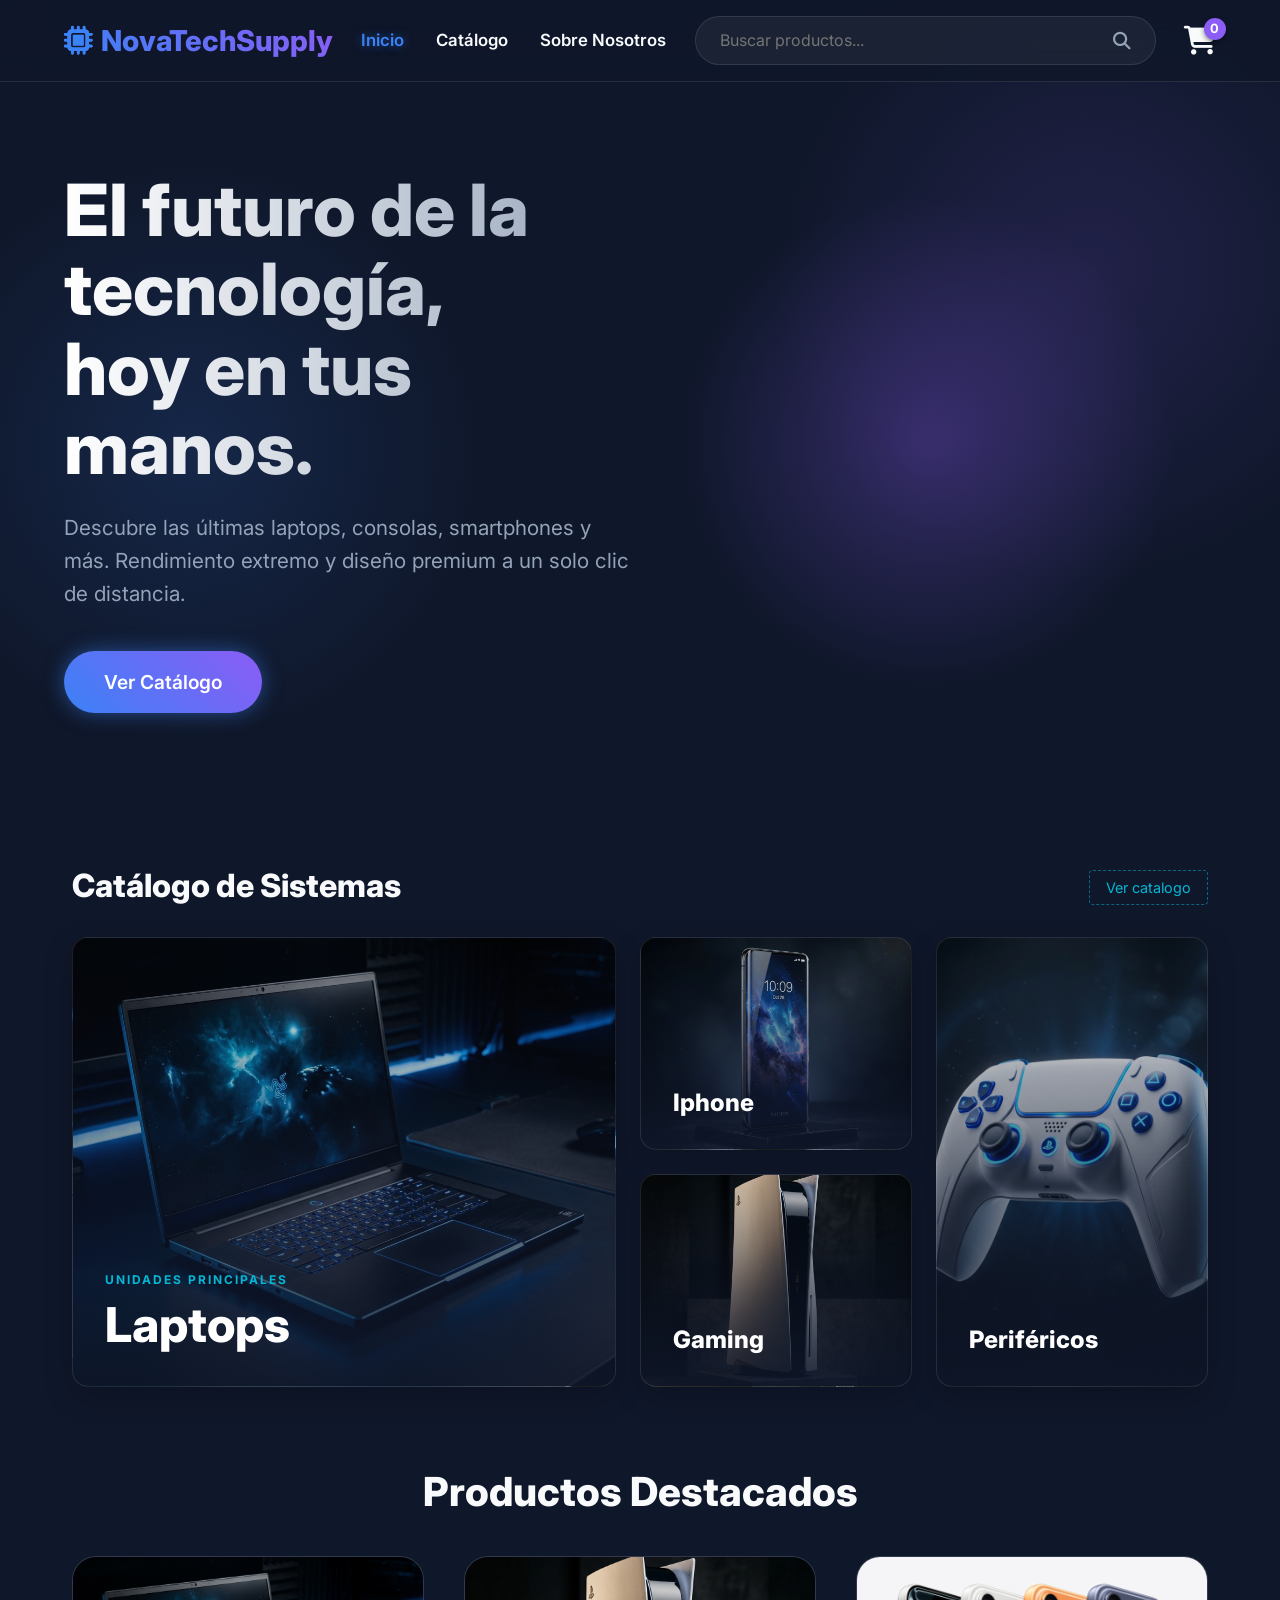
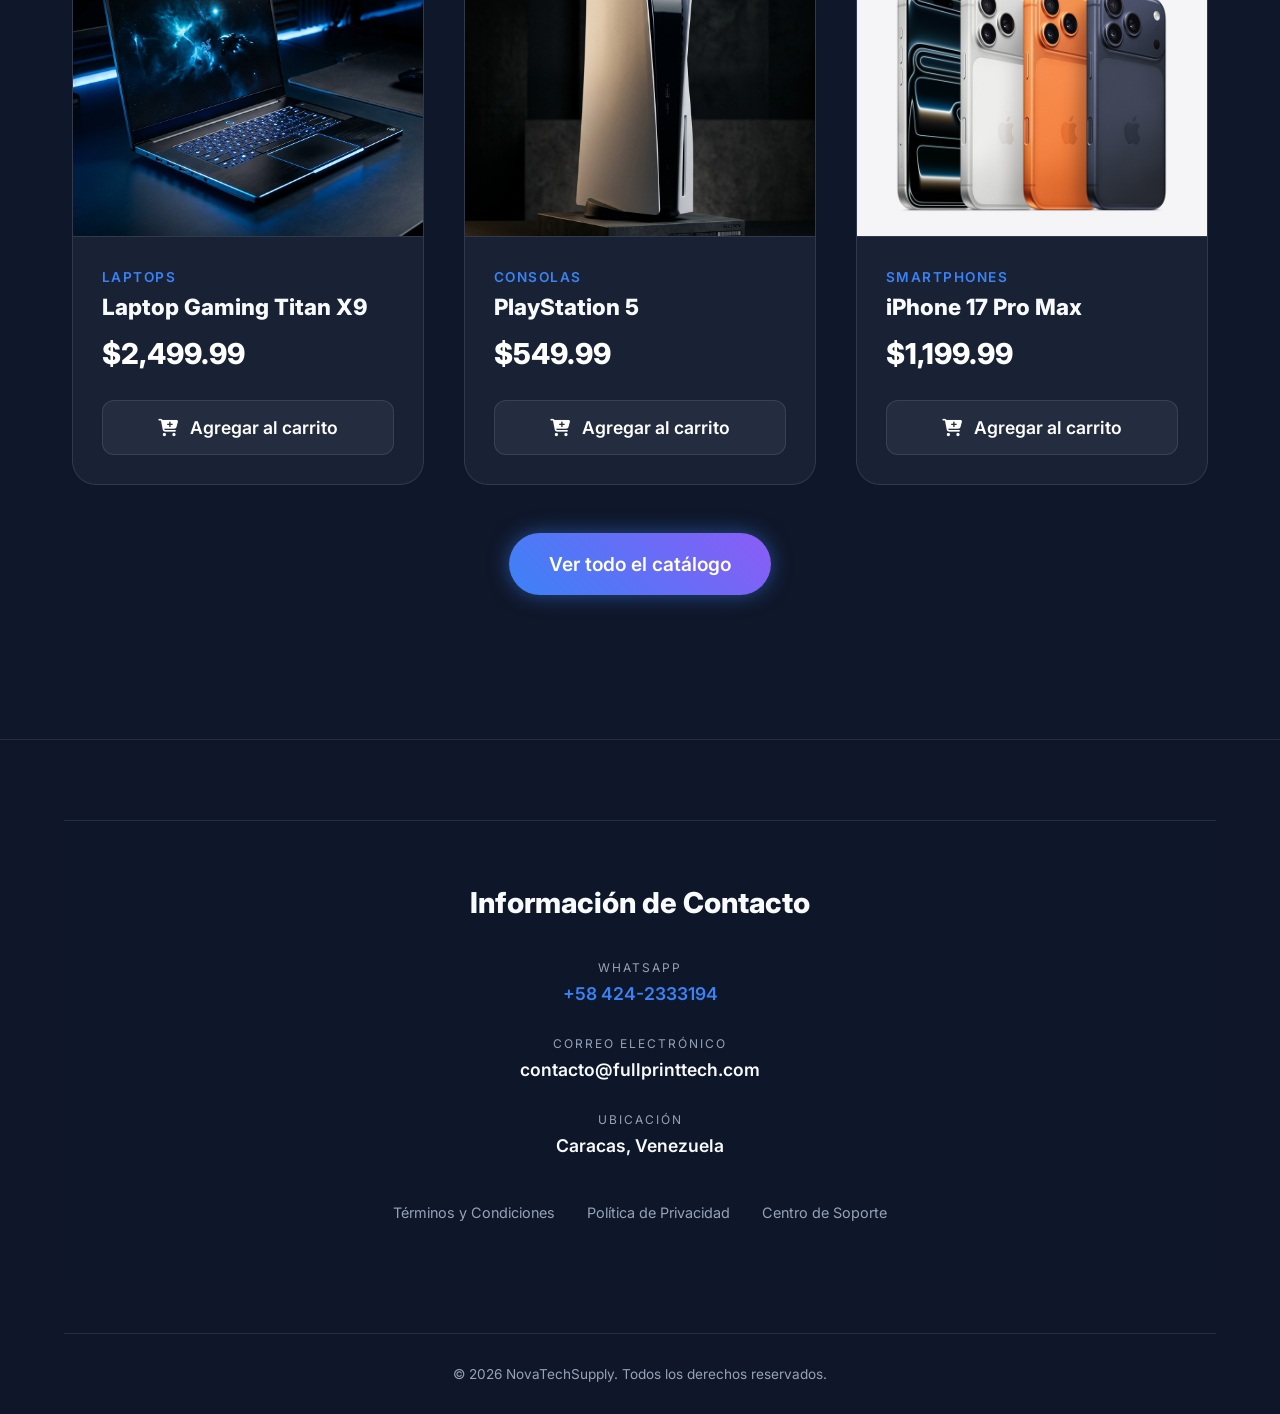
<file: index.html>
<!DOCTYPE html>
<html lang="es">

<head>
    <meta charset="UTF-8">
    <meta name="viewport" content="width=device-width, initial-scale=1.0">
    <title>NovaTechSupply - Tu tienda de tecnología premium</title>
    <meta name="description"
        content="Compra los mejores productos de tecnología: laptops, periféricos, PS5, iPhone, Mac y más en NovaTechSupply.">
    <link rel="stylesheet" href="styles.css">
    <link href="https://fonts.googleapis.com/css2?family=Inter:wght@300;400;600;800&display=swap" rel="stylesheet">
    <link rel="stylesheet" href="https://cdnjs.cloudflare.com/ajax/libs/font-awesome/6.4.0/css/all.min.css">
</head>

<body>
    <nav class="navbar">
        <div class="logo">
            <a href="index.html"
                style="text-decoration:none; color:inherit; display:flex; align-items:center; gap:0.5rem;">
                <i class="fa-solid fa-microchip"></i> NovaTechSupply
            </a>
        </div>
        <div class="nav-links">
            <a href="index.html" class="active">Inicio</a>
            <a href="catalogo.html">Catálogo</a>
            <a href="sobre-nosotros.html">Sobre Nosotros</a>
        </div>
        <div class="search-bar">
            <input type="text" placeholder="Buscar productos...">
            <button><i class="fa-solid fa-search"></i></button>
        </div>
        <div class="cart">
            <i class="fa-solid fa-cart-shopping"></i>
            <span id="cart-count" class="cart-count">0</span>
        </div>
    </nav>

    <header class="hero">
        <div class="hero-content">
            <h1>El futuro de la tecnología, <br>hoy en tus manos.</h1>
            <p>Descubre las últimas laptops, consolas, smartphones y más. Rendimiento extremo y diseño premium a un solo
                clic de distancia.</p>
            <a href="catalogo.html" style="text-decoration: none;"><button class="cta-button">Ver Catálogo</button></a>
        </div>
        <div class="hero-image-container">
            <!-- decorative elements -->
            <div class="glow-circle"></div>
        </div>
    </header>

    <main class="container">
        <section class="categories">
            <div style="display: flex; justify-content: space-between; align-items: flex-end; margin-bottom: 2rem;">
                <h2 style="margin-bottom: 0; font-size: 2rem;">Catálogo de Sistemas</h2>
                <a href="catalogo.html"
                    style="color: #06b6d4; text-decoration: none; border: 1px dashed rgba(6, 182, 212, 0.5); padding: 0.5rem 1rem; border-radius: 4px; font-size: 0.9rem; transition: background 0.3s;"
                    onmouseover="this.style.background='rgba(6, 182, 212, 0.1)'"
                    onmouseout="this.style.background='transparent'">Ver catalogo</a>
            </div>

            <div class="category-bento">
                <a href="catalogo.html?search=laptop" class="bento-item bento-large"
                    style="background: linear-gradient(to top, rgba(15, 23, 42, 0.9) 0%, rgba(15, 23, 42, 0.1) 100%), url('images/gaming_laptop_1776488826424.png') center/cover;">
                    <div class="bento-item-text">
                        <div class="bento-subtitle">UNIDADES PRINCIPALES</div>
                        <div class="bento-title">Laptops</div>
                    </div>
                </a>

                <a href="catalogo.html?search=smartphone" class="bento-item"
                    style="background: linear-gradient(to top, rgba(15, 23, 42, 0.9) 0%, rgba(15, 23, 42, 0.1) 100%), url('images/latest_smartphone_1776488994084.png') center/cover;">
                    <div class="bento-item-text">
                        <div class="bento-title">Iphone</div>
                    </div>
                </a>

                <a href="catalogo.html?search=consola" class="bento-item"
                    style="grid-column: 2; grid-row: 2; background: linear-gradient(to top, rgba(15, 23, 42, 0.9) 0%, rgba(15, 23, 42, 0.1) 100%), url('images/ps5_console_1776488844393.png') center/cover;">
                    <div class="bento-item-text">
                        <div class="bento-title">Gaming</div>
                    </div>
                </a>

                <a href="catalogo.html?search=periférico" class="bento-item bento-tall"
                    style="background: linear-gradient(to top, rgba(15, 23, 42, 0.9) 0%, rgba(15, 23, 42, 0.1) 100%), url('images/ps5_controller_1776489034380.png') center/cover;">
                    <div class="bento-item-text">
                        <div class="bento-title">Periféricos</div>
                    </div>
                </a>
            </div>
        </section>

        <section class="products">
            <h2>Productos Destacados</h2>
            <div id="product-grid" class="product-grid" data-featured="true">
                <!-- Products will be injected here via JS -->
            </div>
            <div style="text-align: center; margin-top: 3rem;">
                <a href="catalogo.html" class="cta-button" style="text-decoration: none; display: inline-block;">Ver
                    todo el catálogo</a>
            </div>
        </section>
    </main>

    <footer>
        <div class="footer-contact-info">
            <h3>Información de Contacto</h3>
            
            <div class="contact-item">
                <span class="contact-label">WHATSAPP</span>
                <a href="https://wa.me/584242333194" class="contact-value highlight">+58 424-2333194</a>
            </div>
            
            <div class="contact-item">
                <span class="contact-label">CORREO ELECTRÓNICO</span>
                <a href="mailto:contacto@fullprinttech.com" class="contact-value">contacto@fullprinttech.com</a>
            </div>
            
            <div class="contact-item">
                <span class="contact-label">UBICACIÓN</span>
                <span class="contact-value">Caracas, Venezuela</span>
            </div>

            <div class="footer-links-simple">
                <a href="terminos.html">Términos y Condiciones</a>
                <a href="privacidad.html">Política de Privacidad</a>
                <a href="soporte.html">Centro de Soporte</a>
            </div>
        </div>
        
        <div class="footer-bottom">
            <p>&copy; 2026 NovaTechSupply. Todos los derechos reservados.</p>
        </div>
    </footer>

    <script src="script.js"></script>
</body>

</html>
</file>
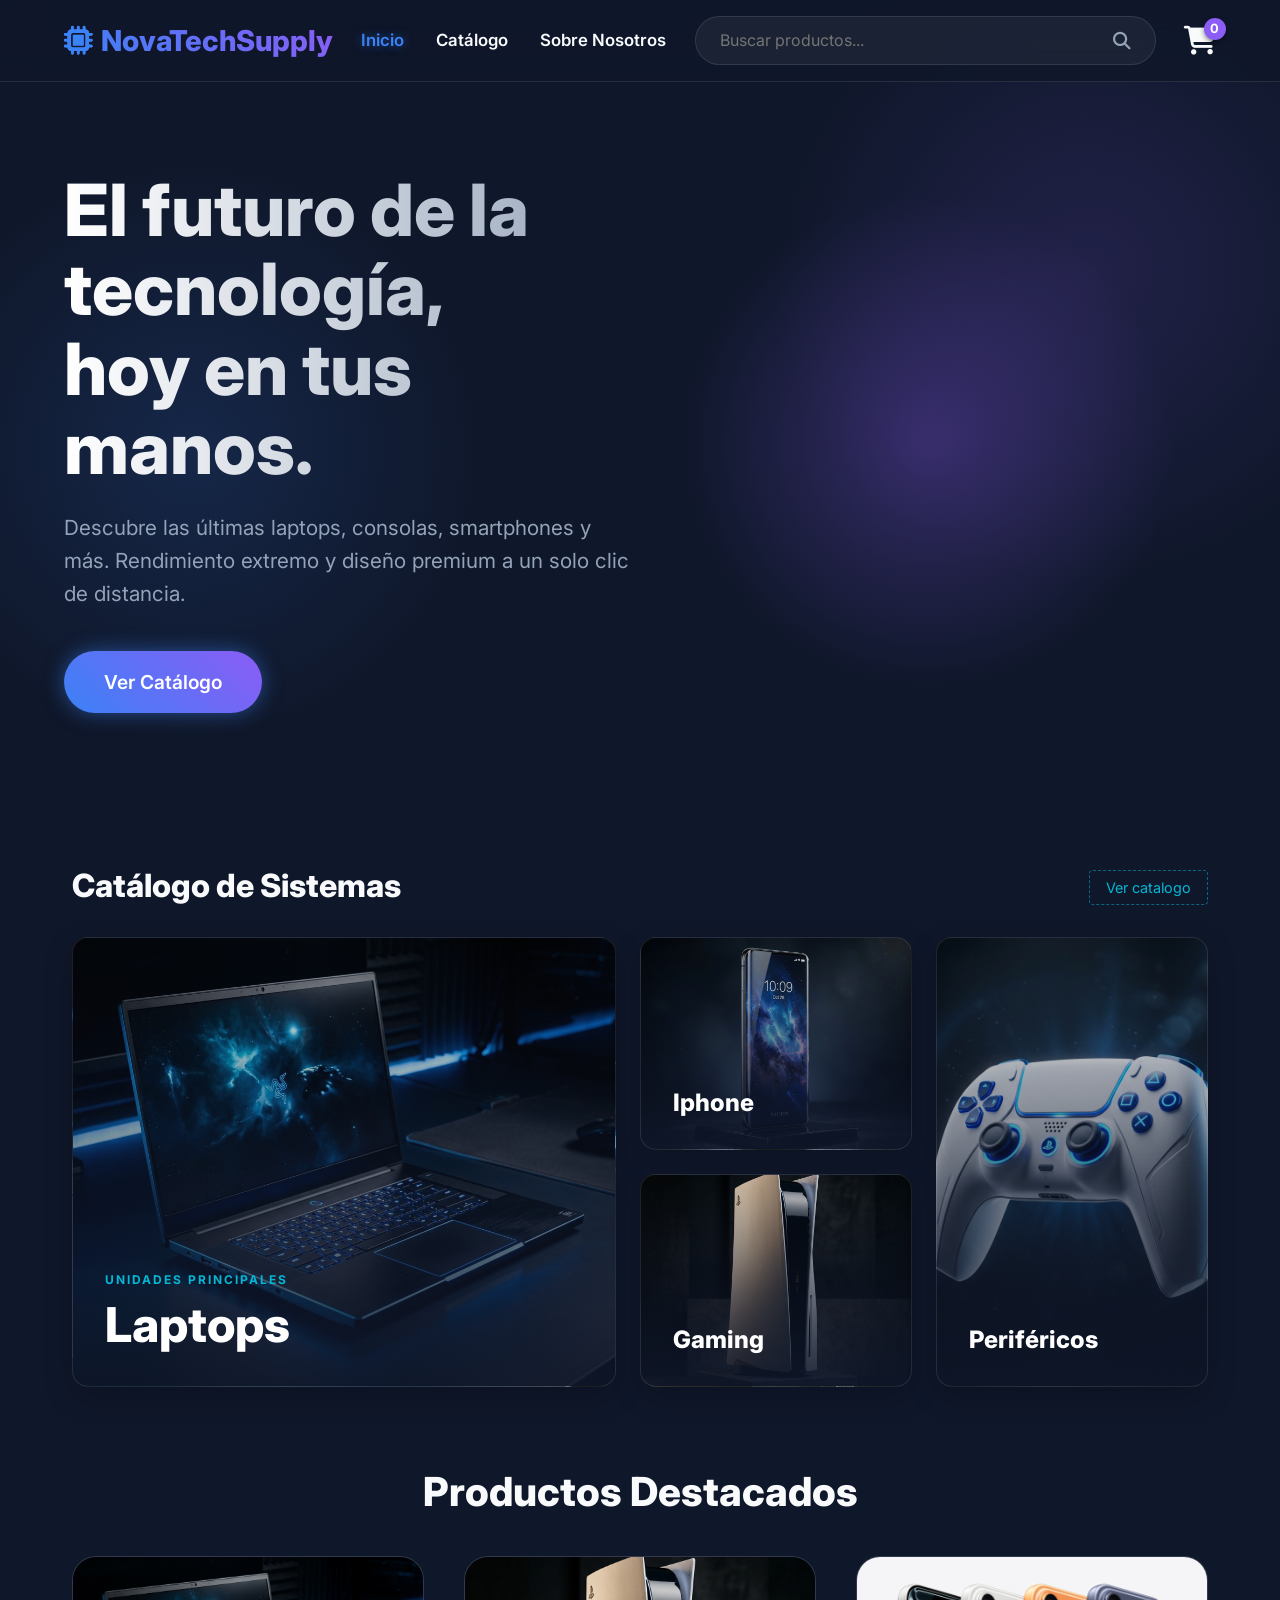
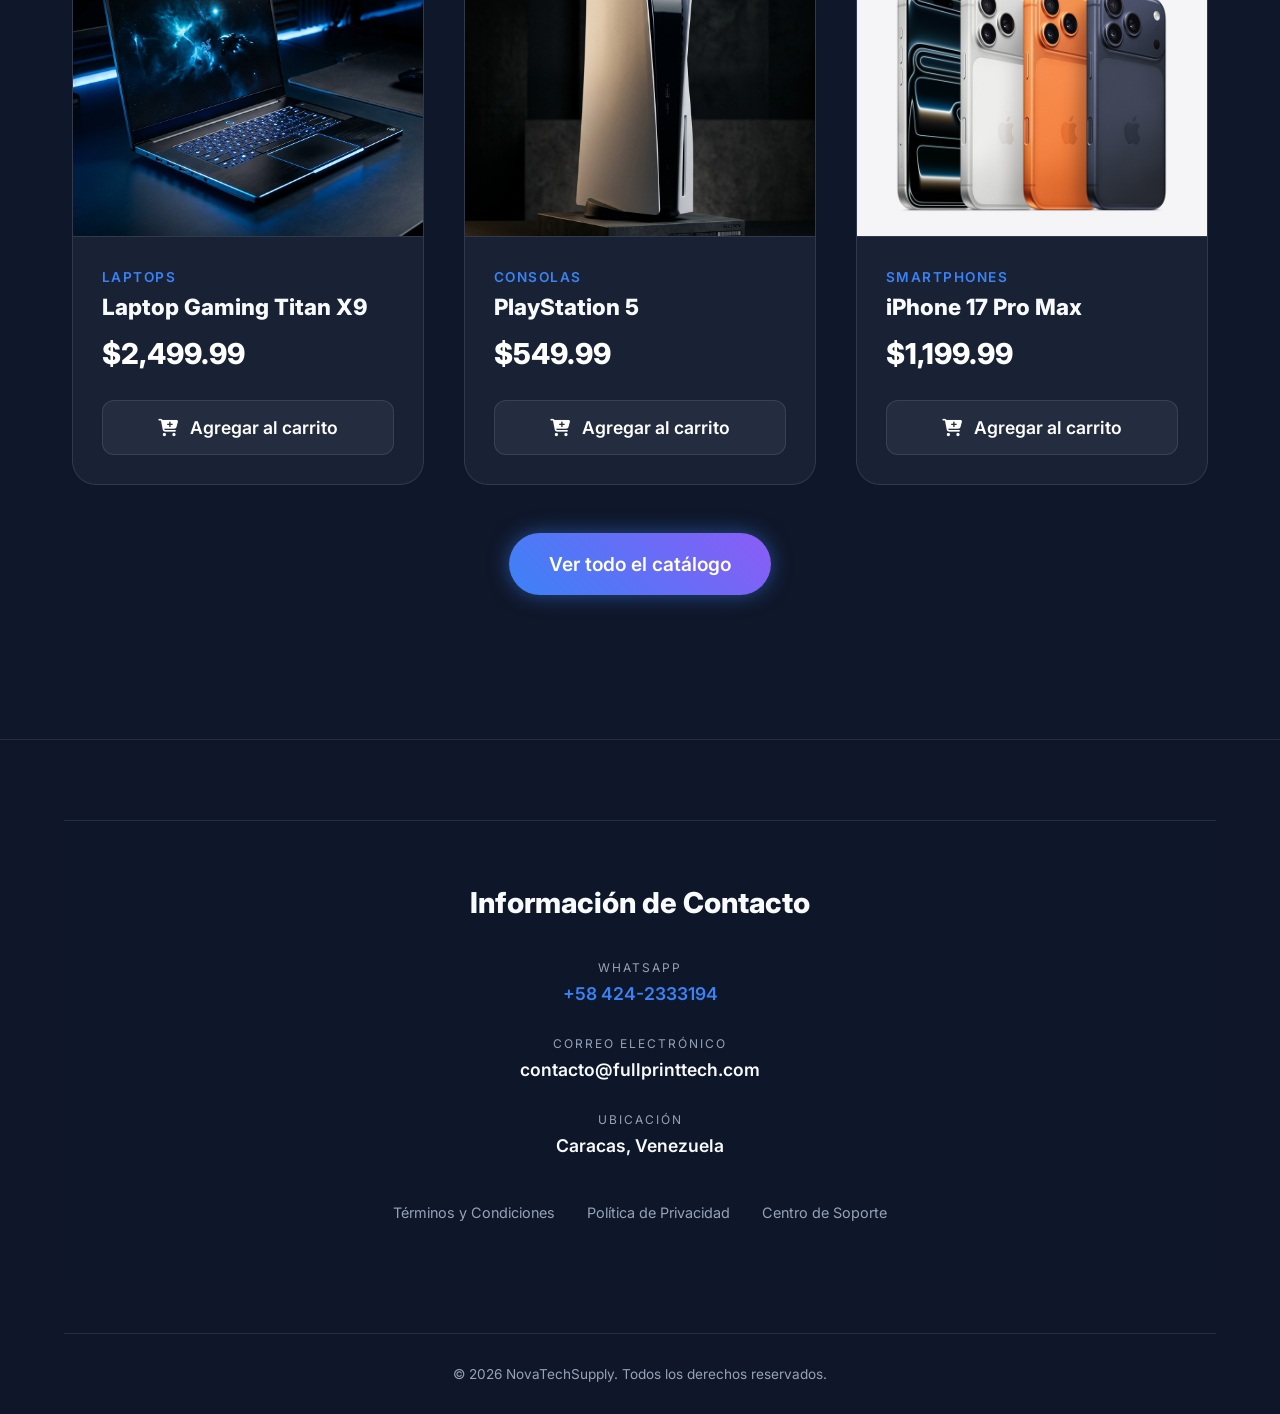
<file: carrito.html>
<!DOCTYPE html>
<html lang="es">

<head>
    <meta charset="UTF-8">
    <meta name="viewport" content="width=device-width, initial-scale=1.0">
    <link rel="stylesheet" href="styles.css">
    <link href="https://fonts.googleapis.com/css2?family=Inter:wght@300;400;600;800&display=swap" rel="stylesheet">
    <link rel="stylesheet" href="https://cdnjs.cloudflare.com/ajax/libs/font-awesome/6.4.0/css/all.min.css">
</head>

<body>
    <nav class="navbar">
        <div class="logo">
            <a href="index.html"
                style="text-decoration:none; color:inherit; display:flex; align-items:center; gap:0.5rem;">
                <i class="fa-solid fa-microchip"></i> NovaTechSupply
            </a>
        </div>
        <div class="nav-links">
            <a href="index.html">Inicio</a>
            <a href="catalogo.html">Catálogo</a>
            <a href="sobre-nosotros.html">Sobre Nosotros</a>
        </div>
        <div class="search-bar">
            <input type="text" placeholder="Buscar productos...">
            <button><i class="fa-solid fa-search"></i></button>
        </div>
        <div class="cart">
            <i class="fa-solid fa-cart-shopping"></i>
            <span id="cart-count" class="cart-count">0</span>
        </div>
    </nav>

    <main class="container">
        <h1 style="margin-bottom: 0.5rem; font-size: 2.5rem;">Inventory Analysis</h1>
        <p style="color: var(--text-secondary); margin-bottom: 3rem;">Revisa y optimiza tu carrito antes de proceder al
            pago.</p>

        <div class="cart-layout">
            <div id="cart-items-container" class="cart-items-container">
                <!-- Cart items will be injected here -->
            </div>

            <div class="order-summary-container">
                <div class="order-summary">
                    <h2 style="font-size: 1.5rem; margin-bottom: 2rem;">Order Summary</h2>

                    <div class="summary-row">
                        <span>Subtotal</span>
                        <span id="summary-subtotal">$0.00</span>
                    </div>
                    <div class="summary-row">
                        <span>Envío (Express)</span>
                        <span id="summary-shipping">$25.00</span>
                    </div>
                    <div class="summary-row">
                        <span>Impuestos (5%)</span>
                        <span id="summary-tax">$0.00</span>
                    </div>

                    <div class="summary-total">
                        <span>Total</span>
                        <span id="summary-total" style="color: #06b6d4; font-size: 2rem;">$0.00</span>
                    </div>

                    <div style="display: flex; flex-direction: column; gap: 1rem; margin-bottom: 2rem;">
                        <input type="text" id="client-name" placeholder="Nombre del cliente para cotización"
                            style="padding: 1rem; border-radius: 8px; border: 1px solid var(--surface-border); background: rgba(0,0,0,0.3); color: white; outline: none; font-size: 1rem; text-align: center;">
                        <button class="whatsapp-btn" onclick="checkoutWhatsApp()">
                            WhatsApp Directo
                        </button>
                        <button class="pdf-btn" onclick="downloadPDF()">
                            Descargar PDF
                        </button>
                    </div>

                    <div class="security-badges">
                        <div><i class="fa-solid fa-shield-check"></i> Secure AES-256 Encryption active</div>
                        <div><i class="fa-solid fa-truck-fast"></i> Envío global disponible</div>
                    </div>
                </div>

                <div class="prime-banner">
                    <div class="prime-icon"><i class="fa-solid fa-medal"></i></div>
                    <div>
                        <div style="font-weight: bold; margin-bottom: 0.3rem;">Únete a NovaTech Prime</div>
                        <div style="font-size: 0.9rem; color: var(--text-secondary);">Desbloquea envíos prioritarios y
                            ofertas limitadas.</div>
                    </div>
                </div>
            </div>
        </div>
    </main>

    <footer>
        <div class="footer-contact-info">
            <h3>Información de Contacto</h3>
            
            <div class="contact-item">
                <span class="contact-label">WHATSAPP</span>
                <a href="https://wa.me/584242333194" class="contact-value highlight">+58 424-2333194</a>
            </div>
            
            <div class="contact-item">
                <span class="contact-label">CORREO ELECTRÓNICO</span>
                <a href="mailto:contacto@fullprinttech.com" class="contact-value">contacto@fullprinttech.com</a>
            </div>
            
            <div class="contact-item">
                <span class="contact-label">UBICACIÓN</span>
                <span class="contact-value">Caracas, Venezuela</span>
            </div>

            <div class="footer-links-simple">
                <a href="terminos.html">Términos y Condiciones</a>
                <a href="privacidad.html">Política de Privacidad</a>
                <a href="soporte.html">Centro de Soporte</a>
            </div>
        </div>
        
        <div class="footer-bottom">
            <p>&copy; 2026 NovaTechSupply. Todos los derechos reservados.</p>
        </div>
    </footer>

    <div id="print-section" class="print-only">
        <!-- Generado dinámicamente -->
    </div>

    <script src="script.js"></script>
</body>

</html>
</file>
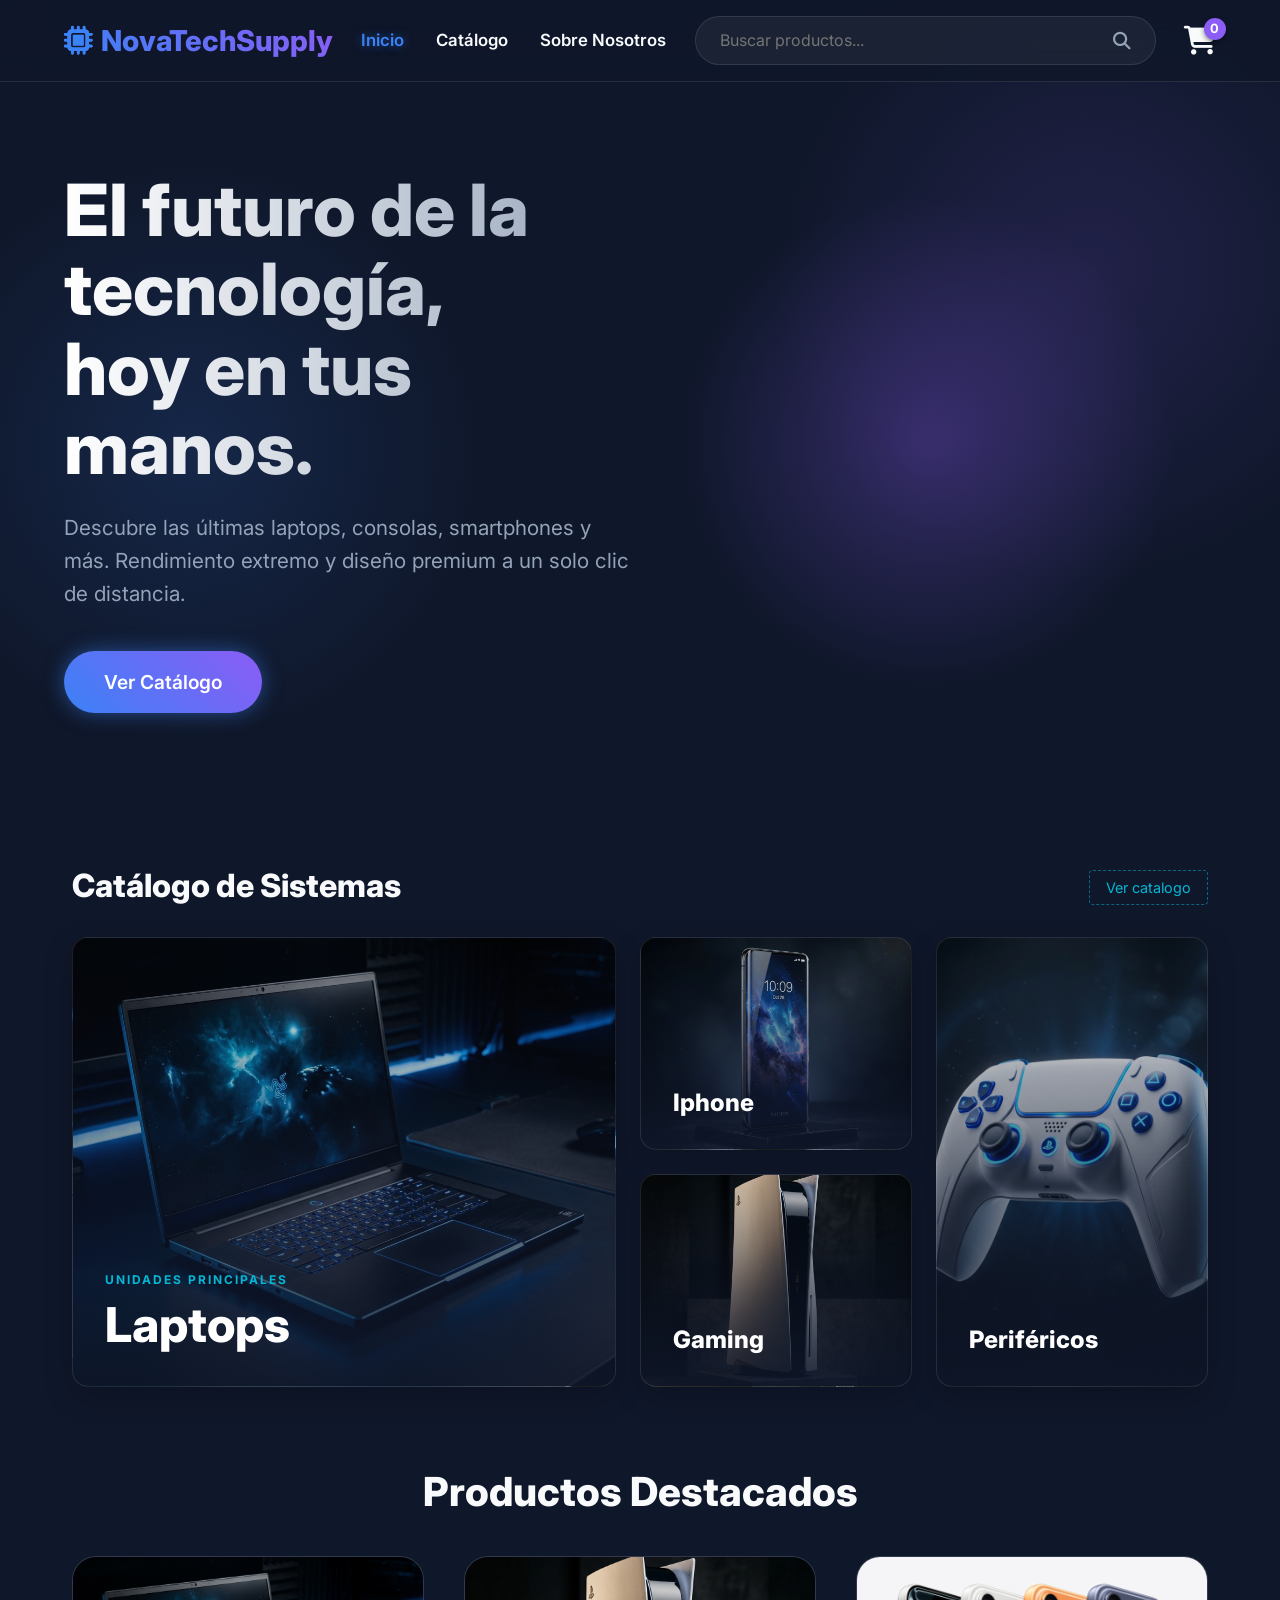
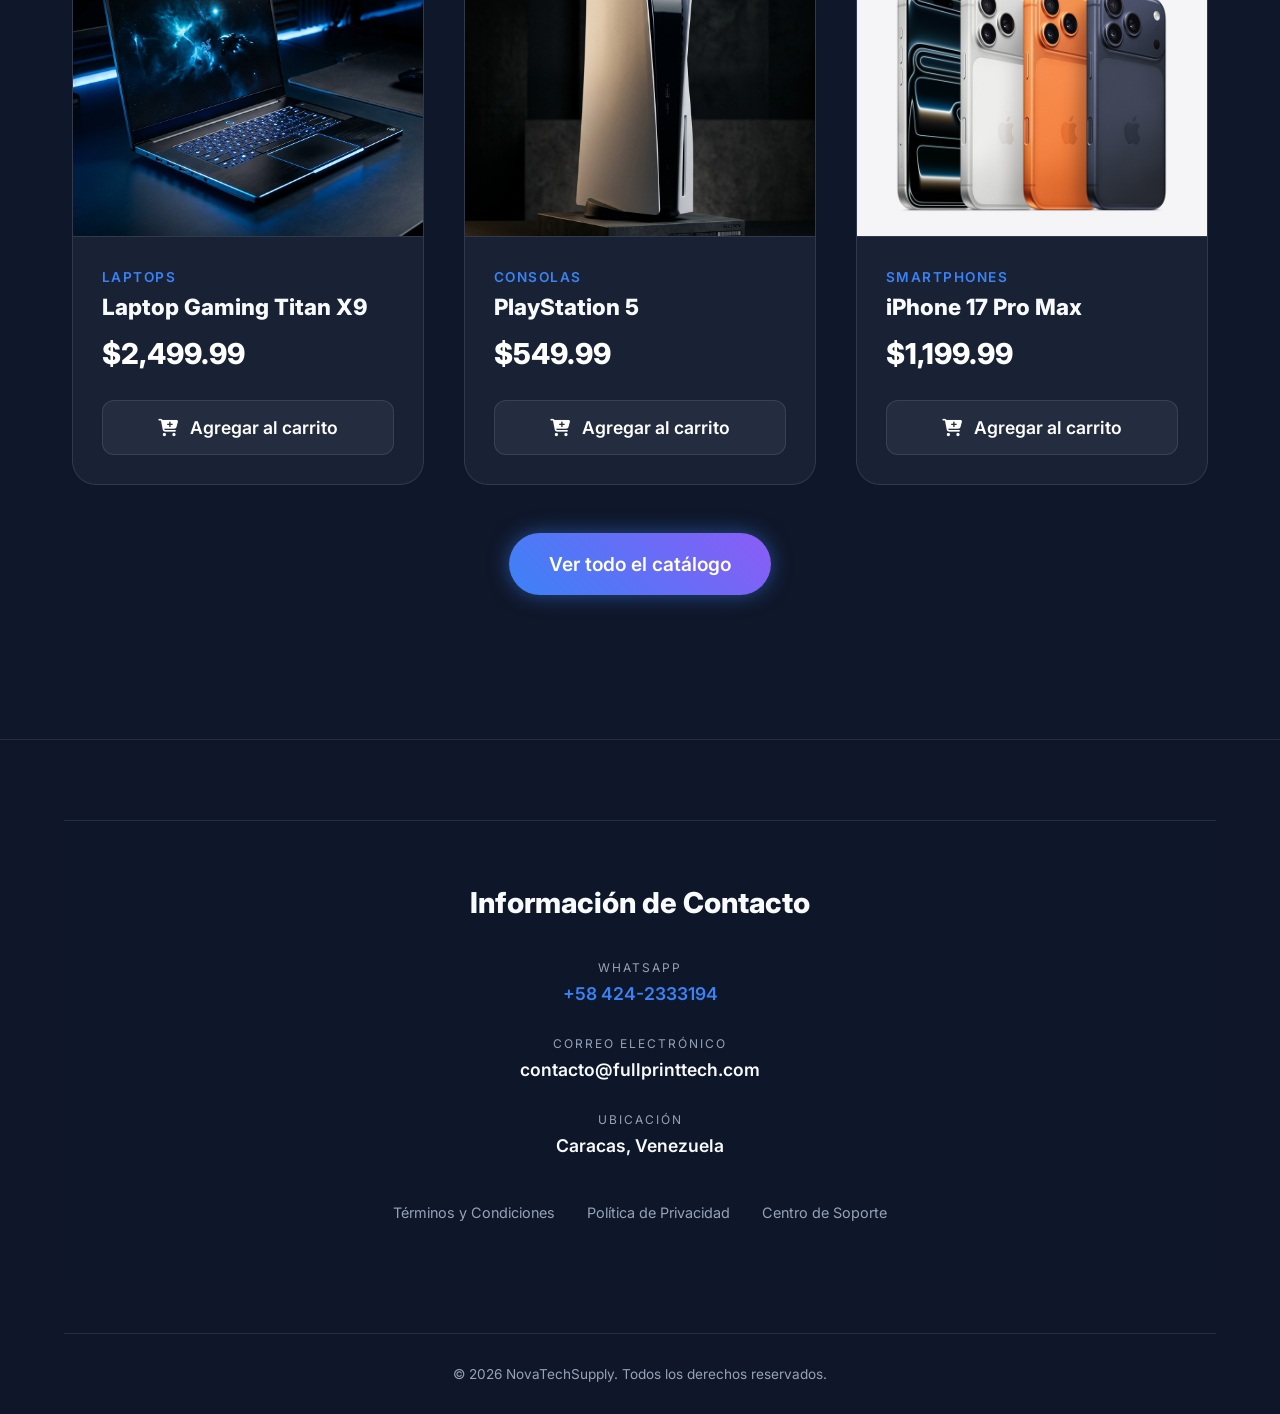
<file: catalogo.html>
<!DOCTYPE html>
<html lang="es">
<head>
    <meta charset="UTF-8">
    <meta name="viewport" content="width=device-width, initial-scale=1.0">
    <title>Catálogo - NovaTechSupply</title>
    <link rel="stylesheet" href="styles.css">
    <link href="https://fonts.googleapis.com/css2?family=Inter:wght@300;400;600;800&display=swap" rel="stylesheet">
    <link rel="stylesheet" href="https://cdnjs.cloudflare.com/ajax/libs/font-awesome/6.4.0/css/all.min.css">
</head>
<body>
    <nav class="navbar">
        <div class="logo">
            <a href="index.html" style="text-decoration:none; color:inherit; display:flex; align-items:center; gap:0.5rem;">
                <i class="fa-solid fa-microchip"></i> NovaTechSupply
            </a>
        </div>
        <div class="nav-links">
            <a href="index.html">Inicio</a>
            <a href="catalogo.html" class="active">Catálogo</a>
            <a href="sobre-nosotros.html">Sobre Nosotros</a>
        </div>
        <div class="search-bar">
            <input type="text" placeholder="Buscar productos...">
            <button><i class="fa-solid fa-search"></i></button>
        </div>
        <div class="cart">
            <i class="fa-solid fa-cart-shopping"></i>
            <span id="cart-count" class="cart-count">0</span>
        </div>
    </nav>

    <main class="container catalog-layout">
        <aside class="catalog-sidebar">
            <h3 style="margin-bottom: 1.5rem; font-size: 1.5rem;">Filtros</h3>
            
            <div class="filter-section">
                <h4>Disponibilidad</h4>
                <label class="toggle-switch">
                    <input type="checkbox" id="filter-stock" onchange="renderProducts(new URLSearchParams(window.location.search).get('search') || '')">
                    <span class="toggle-slider"></span>
                    <span class="toggle-label">Solo con stock</span>
                </label>
            </div>
            
            <hr style="border-color: var(--surface-border); margin: 1.5rem 0;">
            
            <div class="filter-section">
                <h4>Categorías</h4>
                <div class="category-filters-container" style="display: flex; flex-direction: column; gap: 0.5rem;">
                    <label class="category-pill">
                        <input type="checkbox" class="category-filter" value="Laptops" onchange="renderProducts(new URLSearchParams(window.location.search).get('search') || '')">
                        <span><i class="fa-solid fa-laptop"></i> Laptops</span>
                    </label>
                    <label class="category-pill">
                        <input type="checkbox" class="category-filter" value="Smartphones" onchange="renderProducts(new URLSearchParams(window.location.search).get('search') || '')">
                        <span><i class="fa-solid fa-mobile-screen-button"></i> Smartphones</span>
                    </label>
                    <label class="category-pill">
                        <input type="checkbox" class="category-filter" value="Consolas" onchange="renderProducts(new URLSearchParams(window.location.search).get('search') || '')">
                        <span><i class="fa-solid fa-gamepad"></i> Consolas</span>
                    </label>
                    <label class="category-pill">
                        <input type="checkbox" class="category-filter" value="Periféricos" onchange="renderProducts(new URLSearchParams(window.location.search).get('search') || '')">
                        <span><i class="fa-solid fa-keyboard"></i> Periféricos</span>
                    </label>
                    <label class="category-pill">
                        <input type="checkbox" class="category-filter" value="Accesorios" onchange="renderProducts(new URLSearchParams(window.location.search).get('search') || '')">
                        <span><i class="fa-solid fa-plug"></i> Accesorios</span>
                    </label>
                </div>
            </div>
        </aside>

        <section class="products catalog-main">
            <div style="display: flex; justify-content: space-between; align-items: baseline; margin-bottom: 2rem;">
                <h2 style="margin-bottom: 0;">Catálogo Completo</h2>
                <span id="results-count" style="color: var(--text-secondary); font-size: 0.9rem;"></span>
            </div>
            <div id="product-grid" class="product-grid">
                <!-- Products will be injected here via JS -->
            </div>
        </section>
    </main>

    <footer>
        <div class="footer-contact-info">
            <h3>Información de Contacto</h3>
            
            <div class="contact-item">
                <span class="contact-label">WHATSAPP</span>
                <a href="https://wa.me/584242333194" class="contact-value highlight">+58 424-2333194</a>
            </div>
            
            <div class="contact-item">
                <span class="contact-label">CORREO ELECTRÓNICO</span>
                <a href="mailto:contacto@fullprinttech.com" class="contact-value">contacto@fullprinttech.com</a>
            </div>
            
            <div class="contact-item">
                <span class="contact-label">UBICACIÓN</span>
                <span class="contact-value">Caracas, Venezuela</span>
            </div>

            <div class="footer-links-simple">
                <a href="terminos.html">Términos y Condiciones</a>
                <a href="privacidad.html">Política de Privacidad</a>
                <a href="soporte.html">Centro de Soporte</a>
            </div>
        </div>
        
        <div class="footer-bottom">
            <p>&copy; 2026 NovaTechSupply. Todos los derechos reservados.</p>
        </div>
    </footer>
    <script src="script.js"></script>
</body>
</html>
</file>
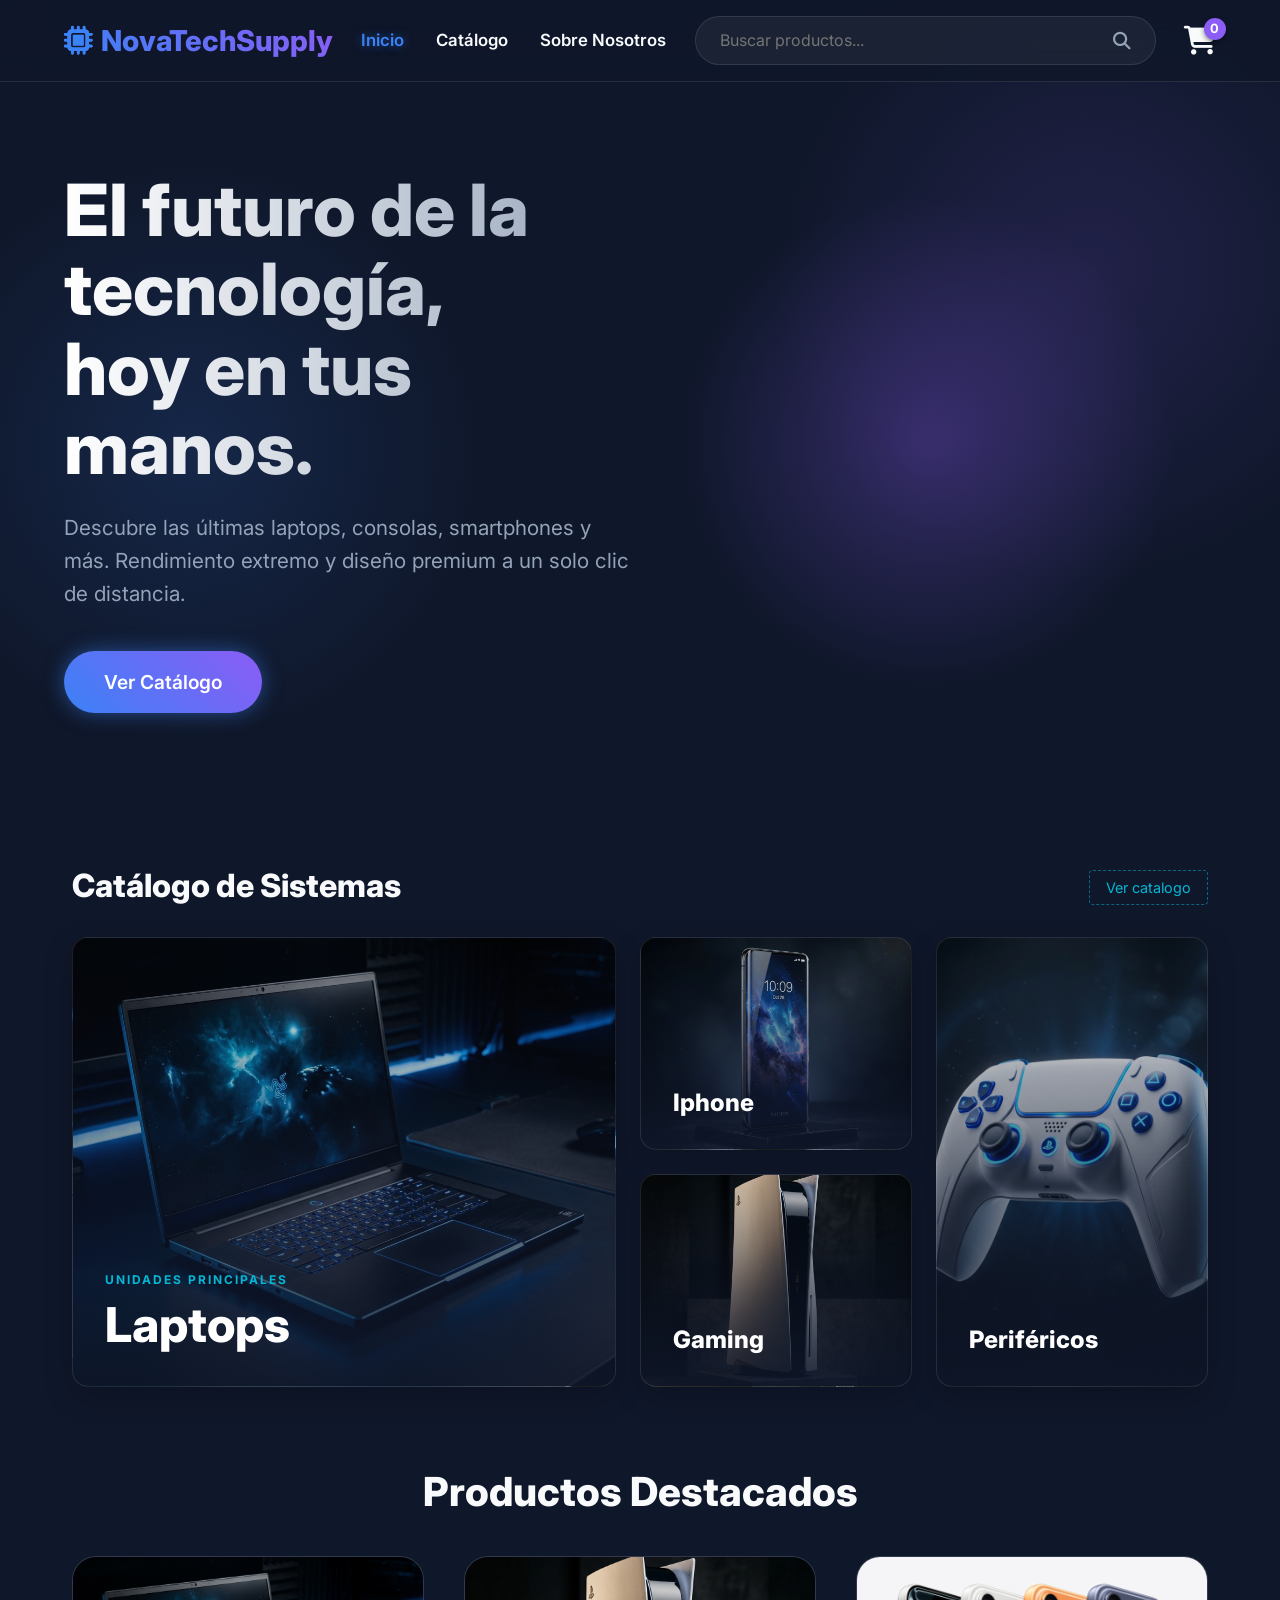
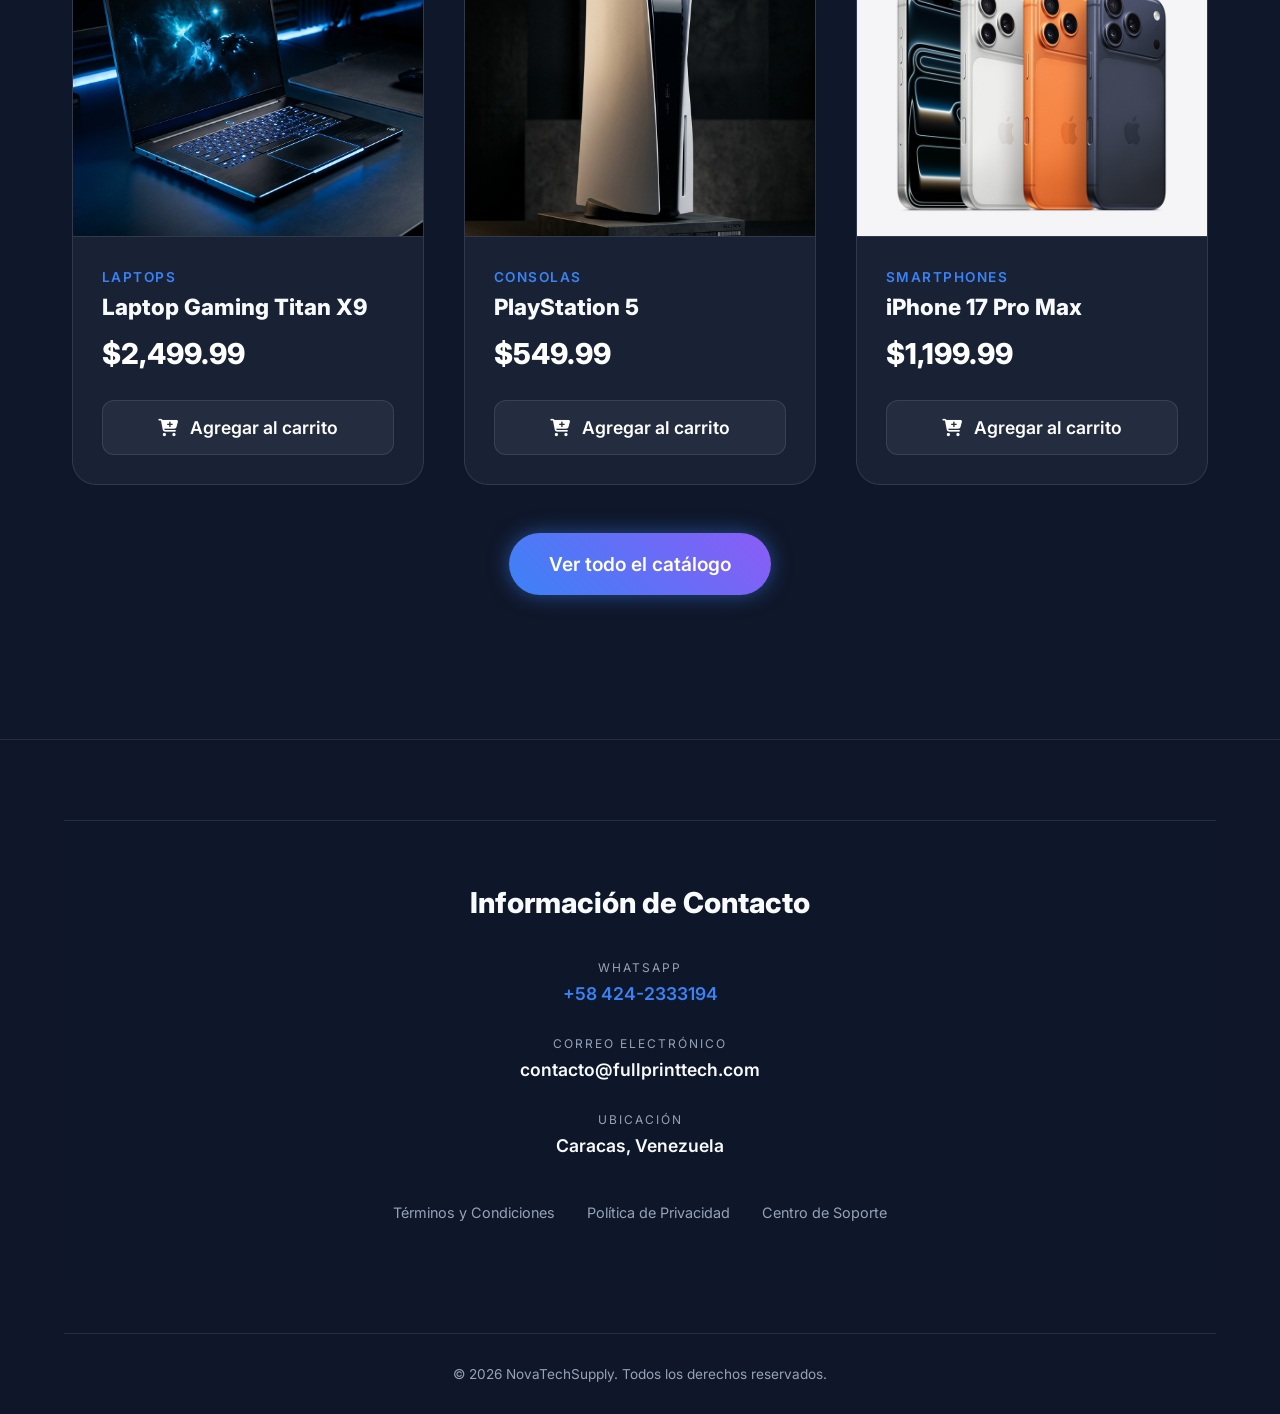
<file: privacidad.html>
<!DOCTYPE html>
<html lang="es">
<head>
    <meta charset="UTF-8">
    <meta name="viewport" content="width=device-width, initial-scale=1.0">
    <title>Política de Privacidad - NovaTechSupply</title>
    <link rel="stylesheet" href="styles.css">
    <link href="https://fonts.googleapis.com/css2?family=Inter:wght@300;400;600;800&display=swap" rel="stylesheet">
    <link rel="stylesheet" href="https://cdnjs.cloudflare.com/ajax/libs/font-awesome/6.4.0/css/all.min.css">
</head>
<body>
    <nav class="navbar">
        <div class="logo">
            <a href="index.html" style="text-decoration:none; color:inherit; display:flex; align-items:center; gap:0.5rem;">
                <i class="fa-solid fa-microchip"></i> NovaTechSupply
            </a>
        </div>
        <div class="nav-links">
            <a href="index.html">Inicio</a>
            <a href="catalogo.html">Catálogo</a>
            <a href="sobre-nosotros.html">Sobre Nosotros</a>
        </div>
        <div class="search-bar">
            <input type="text" placeholder="Buscar productos...">
            <button><i class="fa-solid fa-search"></i></button>
        </div>
        <div class="cart">
            <i class="fa-solid fa-cart-shopping"></i>
            <span id="cart-count" class="cart-count">0</span>
        </div>
    </nav>

    <main class="container">
        <section style="padding: 4rem 0; max-width: 800px; margin: 0 auto;">
            <h1 style="font-size: 2.5rem; margin-bottom: 2rem;">Política de Privacidad</h1>
            <div style="color: var(--text-secondary); line-height: 1.8; font-size: 1.1rem;">
                <p>En NovaTechSupply, la privacidad de nuestros visitantes es de extrema importancia para nosotros. Este documento de política de privacidad describe los tipos de información personal que recibimos y recopilamos.</p>
                <h3 style="color: var(--text-primary); margin: 2rem 0 1rem;">Recopilación de Información</h3>
                <p>Recopilamos información cuando te registras en nuestro sitio, realizas un pedido, te suscribes a nuestro boletín o llenas un formulario. La información recopilada incluye tu nombre, dirección de correo electrónico, dirección postal y número de teléfono.</p>
                <h3 style="color: var(--text-primary); margin: 2rem 0 1rem;">Uso de la Información</h3>
                <p>Cualquier información que recopilamos de ti puede ser utilizada para: personalizar tu experiencia, mejorar nuestro sitio web, mejorar el servicio al cliente y procesar transacciones.</p>
                <h3 style="color: var(--text-primary); margin: 2rem 0 1rem;">Protección de Datos</h3>
                <p>Implementamos una variedad de medidas de seguridad para mantener la seguridad de tu información personal cuando realizas un pedido. Utilizamos encriptación de última generación para proteger datos confidenciales transmitidos en línea.</p>
            </div>
        </section>
    </main>

    <footer>
        <div class="footer-contact-info">
            <h3>Información de Contacto</h3>
            
            <div class="contact-item">
                <span class="contact-label">WHATSAPP</span>
                <a href="https://wa.me/584242333194" class="contact-value highlight">+58 424-2333194</a>
            </div>
            
            <div class="contact-item">
                <span class="contact-label">CORREO ELECTRÓNICO</span>
                <a href="mailto:contacto@fullprinttech.com" class="contact-value">contacto@fullprinttech.com</a>
            </div>
            
            <div class="contact-item">
                <span class="contact-label">UBICACIÓN</span>
                <span class="contact-value">Caracas, Venezuela</span>
            </div>

            <div class="footer-links-simple">
                <a href="terminos.html">Términos y Condiciones</a>
                <a href="privacidad.html">Política de Privacidad</a>
                <a href="soporte.html">Centro de Soporte</a>
            </div>
        </div>
        
        <div class="footer-bottom">
            <p>&copy; 2026 NovaTechSupply. Todos los derechos reservados.</p>
        </div>
    </footer>
    <script src="script.js"></script>
</body>
</html>
</file>
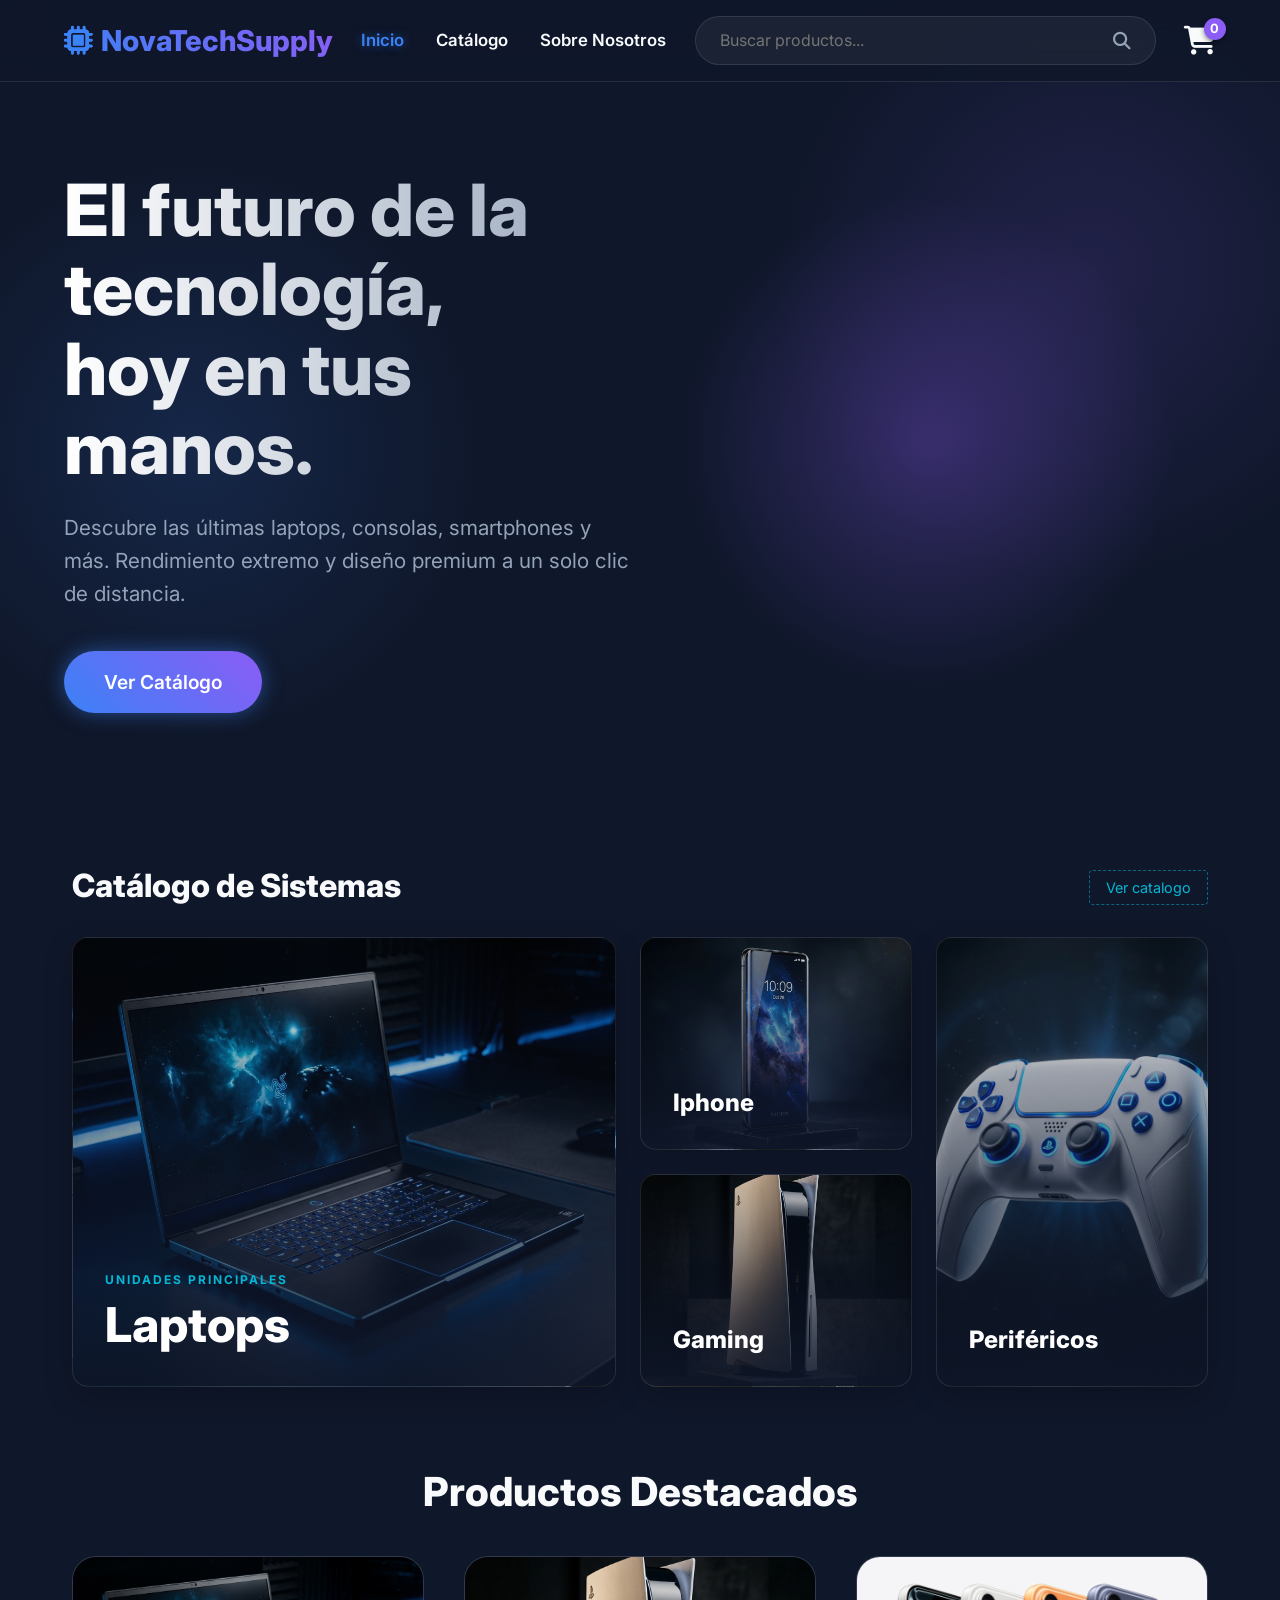
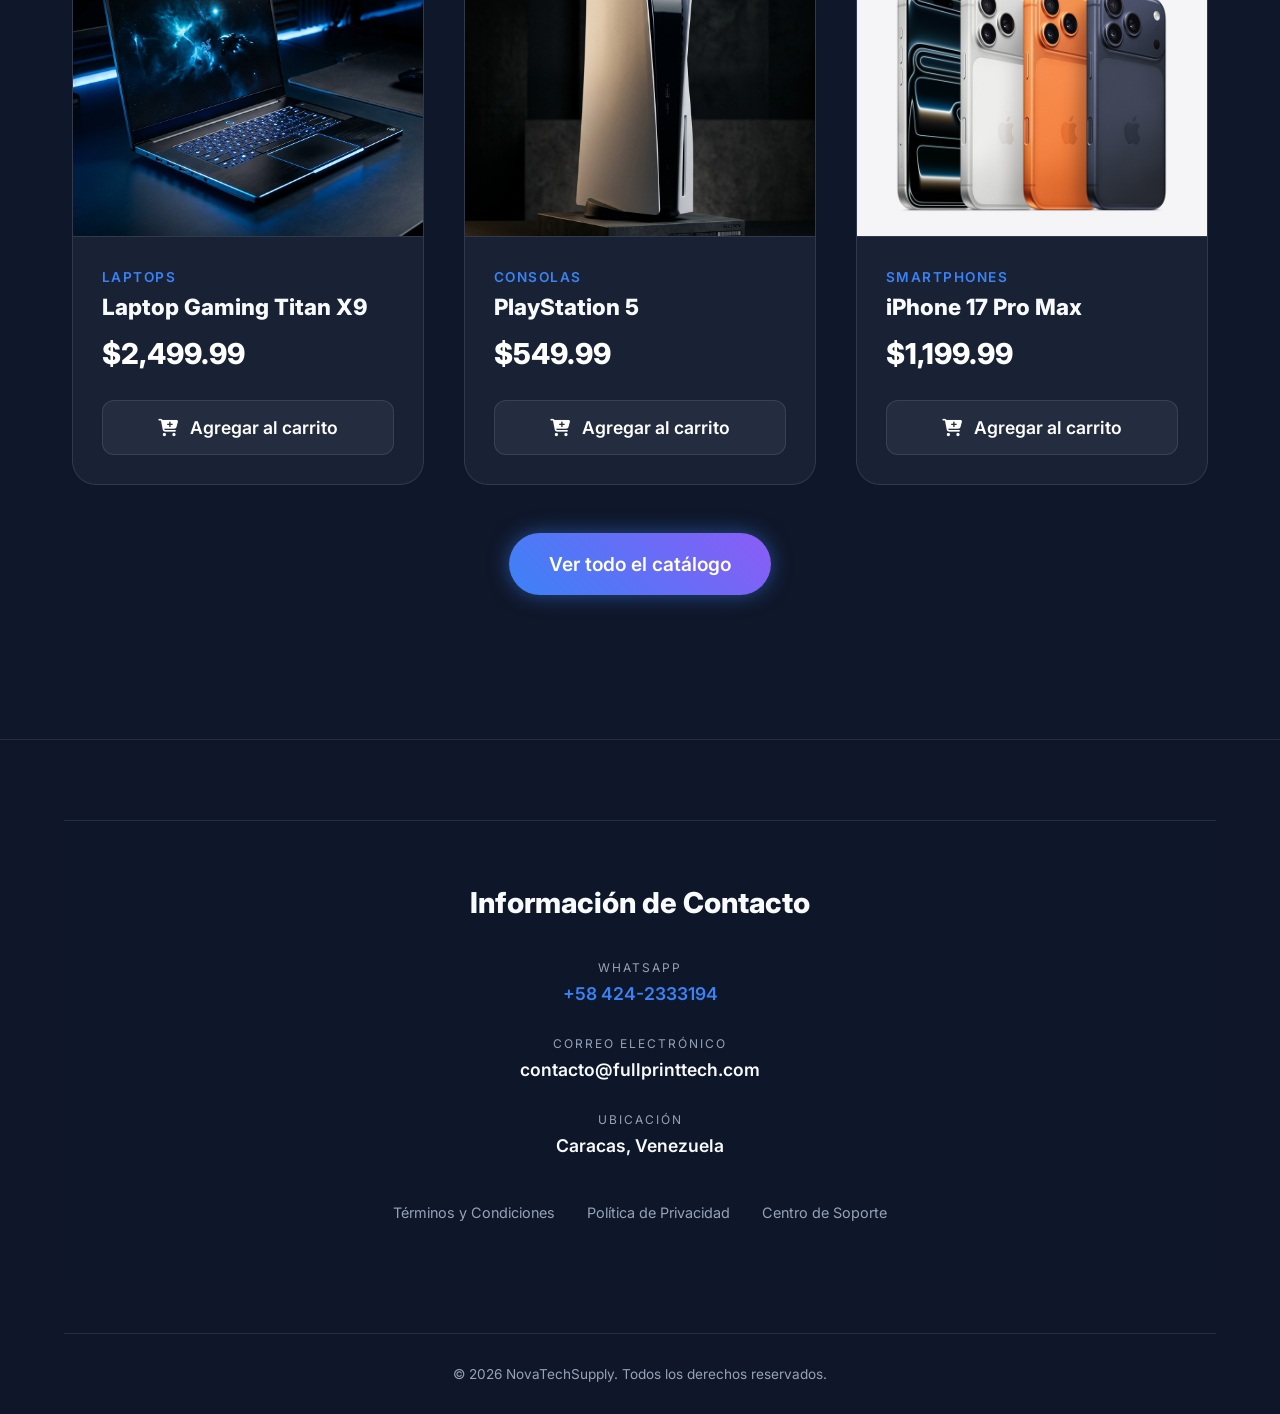
<file: producto.html>
<!DOCTYPE html>
<html lang="es">
<head>
    <meta charset="UTF-8">
    <meta name="viewport" content="width=device-width, initial-scale=1.0">
    <title>Producto - NovaTechSupply</title>
    <link rel="stylesheet" href="styles.css">
    <link href="https://fonts.googleapis.com/css2?family=Inter:wght@300;400;600;800&display=swap" rel="stylesheet">
    <link rel="stylesheet" href="https://cdnjs.cloudflare.com/ajax/libs/font-awesome/6.4.0/css/all.min.css">
</head>
<body>
    <nav class="navbar">
        <div class="logo">
            <a href="index.html" style="text-decoration:none; color:inherit; display:flex; align-items:center; gap:0.5rem;">
                <i class="fa-solid fa-microchip"></i> NovaTechSupply
            </a>
        </div>
        <div class="nav-links">
            <a href="index.html">Inicio</a>
            <a href="catalogo.html">Catálogo</a>
            <a href="sobre-nosotros.html">Sobre Nosotros</a>
        </div>
        <div class="search-bar">
            <input type="text" placeholder="Buscar productos...">
            <button><i class="fa-solid fa-search"></i></button>
        </div>
        <div class="cart">
            <i class="fa-solid fa-cart-shopping"></i>
            <span id="cart-count" class="cart-count">0</span>
        </div>
    </nav>

    <main class="container">
        <!-- Back button -->
        <a href="catalogo.html" style="color: var(--text-secondary); text-decoration: none; display: inline-flex; align-items: center; gap: 0.5rem; margin-bottom: 1rem; transition: color 0.3s;" onmouseover="this.style.color='var(--primary-color)'" onmouseout="this.style.color='var(--text-secondary)'">
            <i class="fa-solid fa-arrow-left"></i> Volver al catálogo
        </a>
        
        <div id="product-detail-container">
            <!-- Product details injected here by JS -->
        </div>
    </main>

    <footer>
        <div class="footer-contact-info">
            <h3>Información de Contacto</h3>
            
            <div class="contact-item">
                <span class="contact-label">WHATSAPP</span>
                <a href="https://wa.me/584242333194" class="contact-value highlight">+58 424-2333194</a>
            </div>
            
            <div class="contact-item">
                <span class="contact-label">CORREO ELECTRÓNICO</span>
                <a href="mailto:contacto@fullprinttech.com" class="contact-value">contacto@fullprinttech.com</a>
            </div>
            
            <div class="contact-item">
                <span class="contact-label">UBICACIÓN</span>
                <span class="contact-value">Caracas, Venezuela</span>
            </div>

            <div class="footer-links-simple">
                <a href="terminos.html">Términos y Condiciones</a>
                <a href="privacidad.html">Política de Privacidad</a>
                <a href="soporte.html">Centro de Soporte</a>
            </div>
        </div>
        
        <div class="footer-bottom">
            <p>&copy; 2026 NovaTechSupply. Todos los derechos reservados.</p>
        </div>
    </footer>
    <script src="script.js"></script>
</body>
</html>
</file>
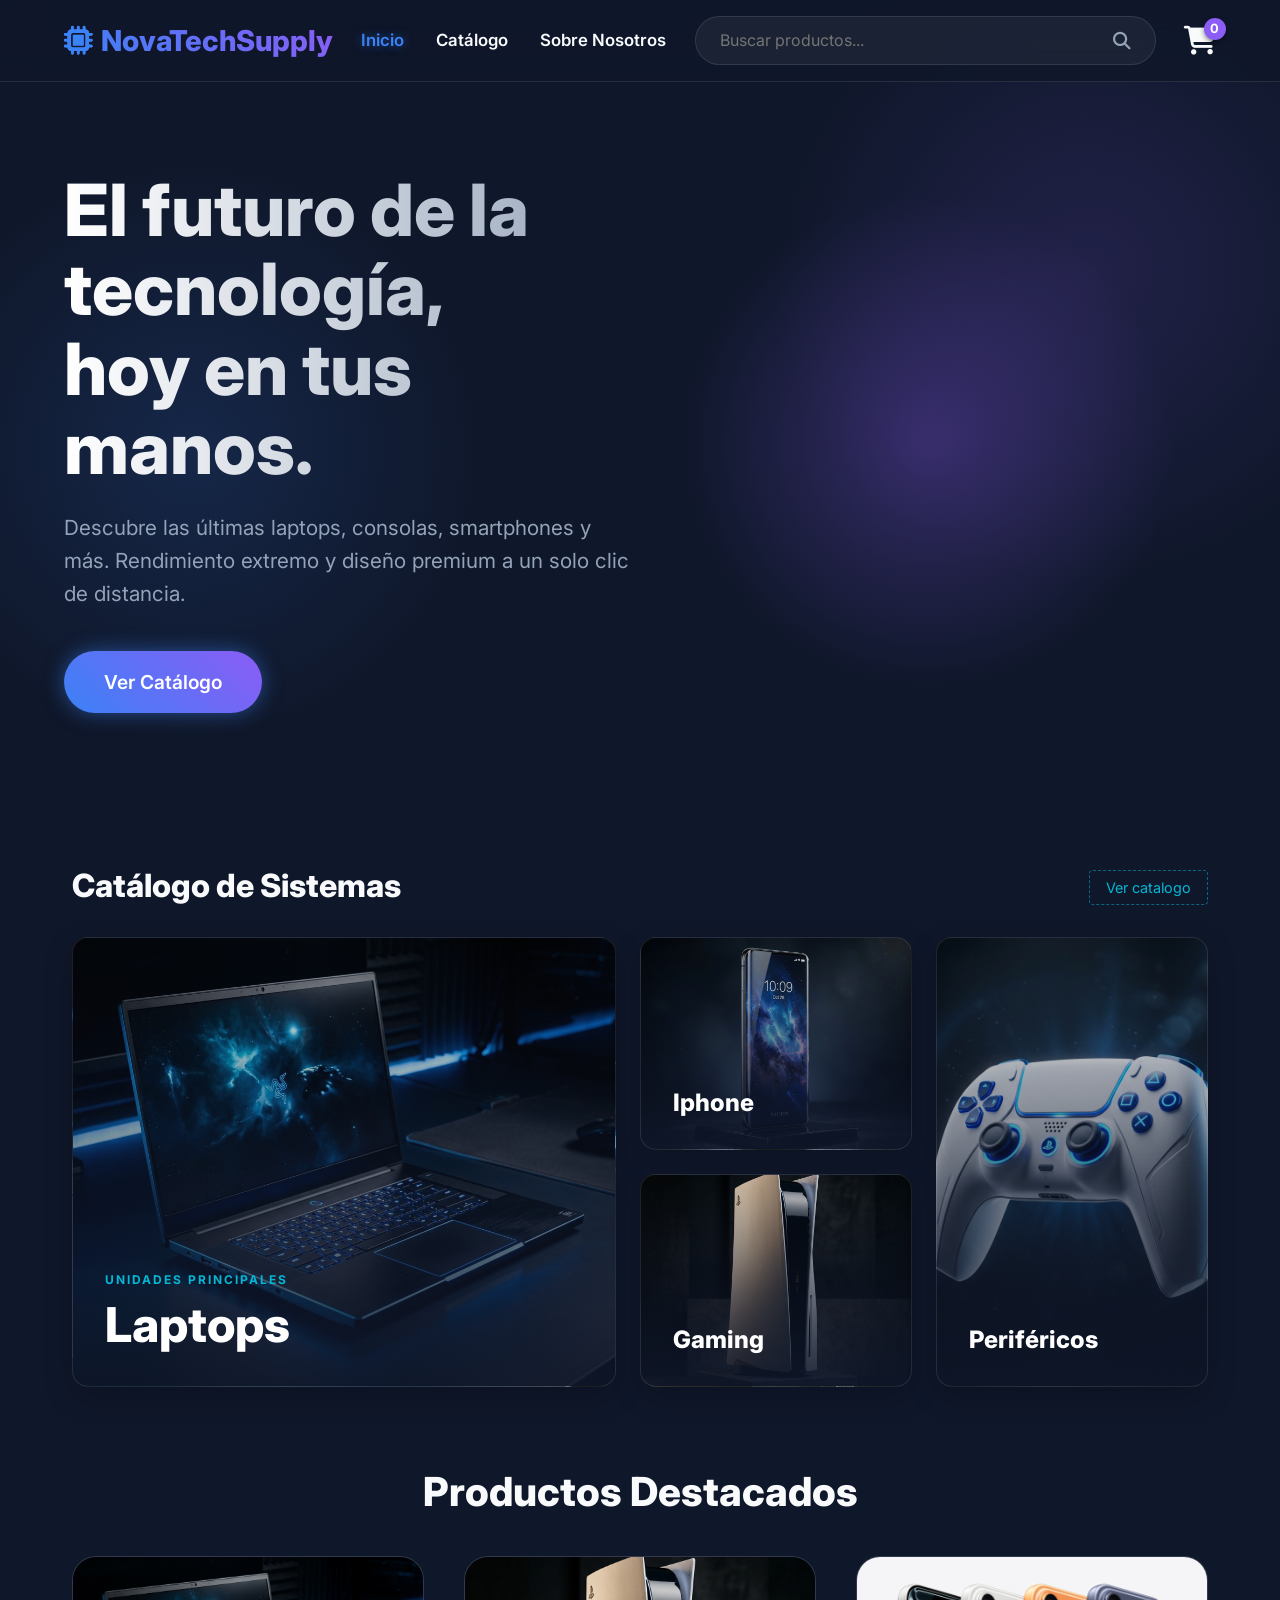
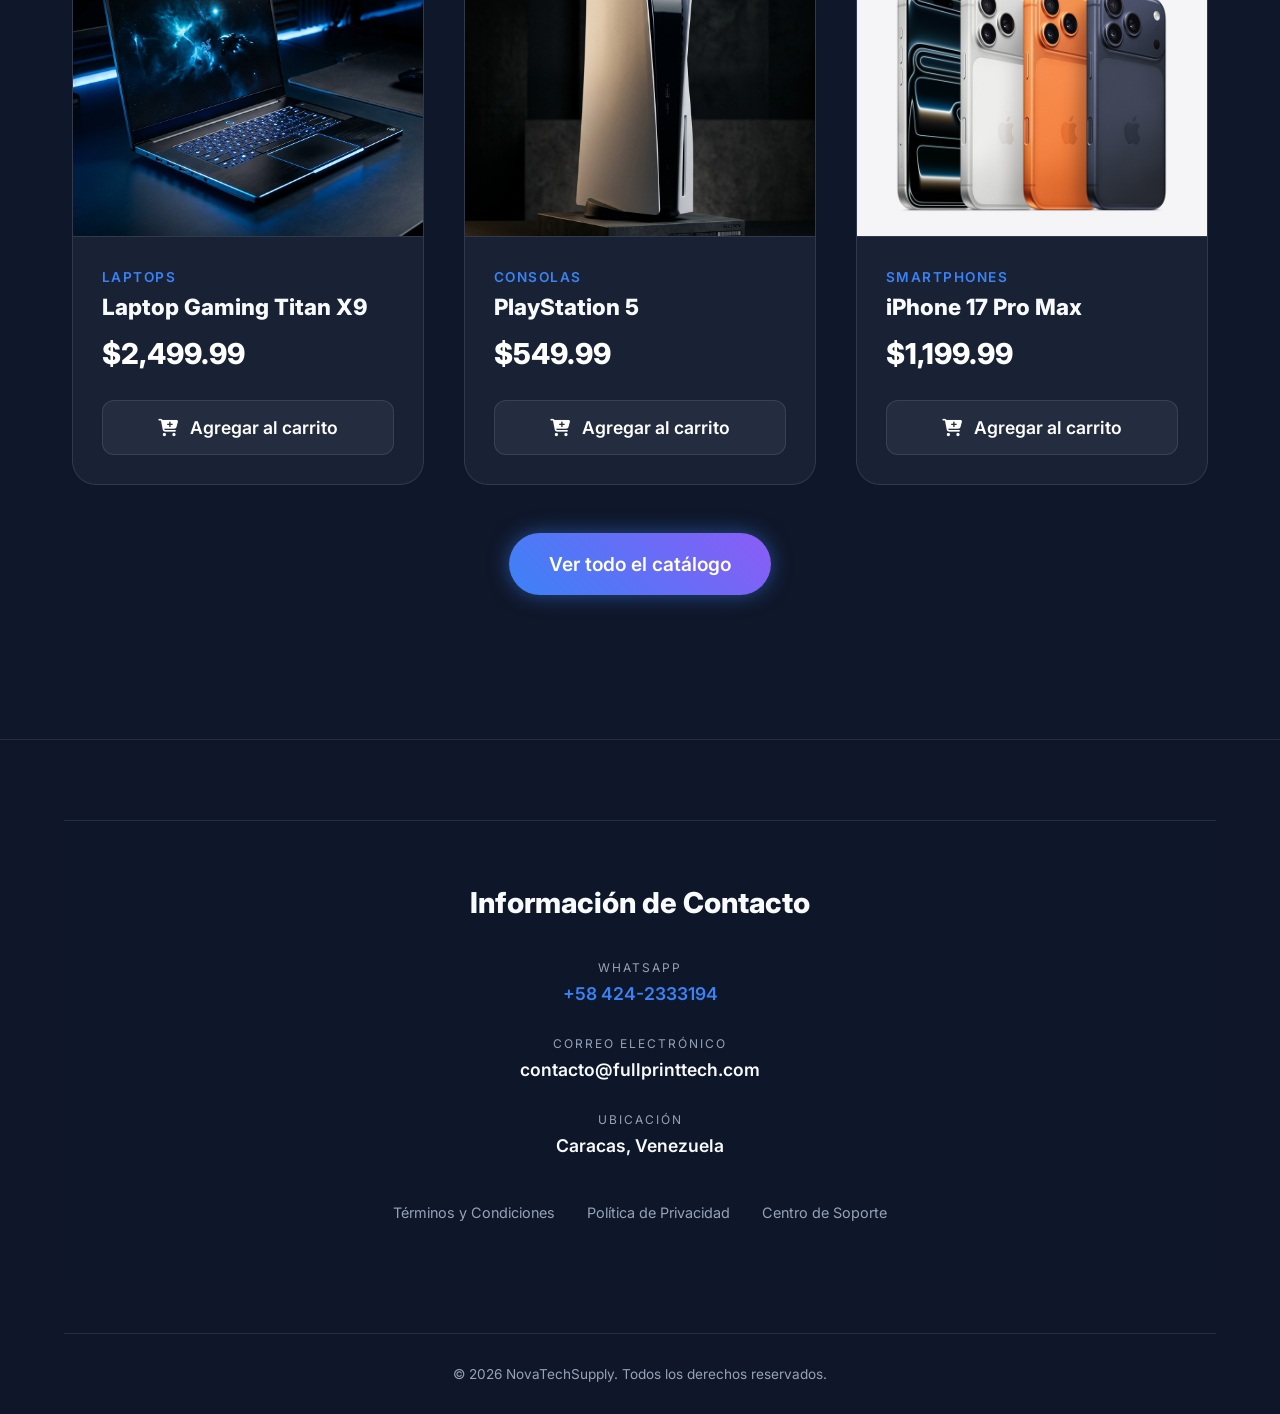
<file: sobre-nosotros.html>
<!DOCTYPE html>
<html lang="es">
<head>
    <meta charset="UTF-8">
    <meta name="viewport" content="width=device-width, initial-scale=1.0">
    <title>Sobre Nosotros - NovaTechSupply</title>
    <link rel="stylesheet" href="styles.css">
    <link href="https://fonts.googleapis.com/css2?family=Inter:wght@300;400;600;800&display=swap" rel="stylesheet">
    <link rel="stylesheet" href="https://cdnjs.cloudflare.com/ajax/libs/font-awesome/6.4.0/css/all.min.css">
</head>
<body>
    <nav class="navbar">
        <div class="logo">
            <a href="index.html" style="text-decoration:none; color:inherit; display:flex; align-items:center; gap:0.5rem;">
                <i class="fa-solid fa-microchip"></i> NovaTechSupply
            </a>
        </div>
        <div class="nav-links">
            <a href="index.html">Inicio</a>
            <a href="catalogo.html">Catálogo</a>
            <a href="sobre-nosotros.html" class="active">Sobre Nosotros</a>
        </div>
        <div class="search-bar">
            <input type="text" placeholder="Buscar productos...">
            <button><i class="fa-solid fa-search"></i></button>
        </div>
        <div class="cart">
            <i class="fa-solid fa-cart-shopping"></i>
            <span id="cart-count" class="cart-count">0</span>
        </div>
    </nav>

    <main class="container">
        <section class="about-section" style="padding: 4rem 0;">
            <div style="max-width: 800px; margin: 0 auto; text-align: center;">
                <h2 style="font-size: 3rem; margin-bottom: 2rem;">Quiénes Somos</h2>
                <p style="font-size: 1.3rem; color: var(--text-secondary); line-height: 1.8; margin-bottom: 2rem;">
                    En <strong style="color: var(--primary-color);">NovaTechSupply</strong>, nos apasiona conectar a las personas con la tecnología del mañana. Fundada con la visión de ofrecer los mejores equipos tecnológicos a precios competitivos, nos hemos convertido en la opción preferida para entusiastas y profesionales.
                </p>
                <div style="display: grid; grid-template-columns: repeat(auto-fit, minmax(300px, 1fr)); gap: 2rem; margin-top: 4rem; text-align: left;">
                    <div class="category-card" style="padding: 2rem;">
                        <i class="fa-solid fa-rocket" style="font-size: 2.5rem; color: var(--primary-color); margin-bottom: 1rem;"></i>
                        <h3>Nuestra Misión</h3>
                        <p style="margin-top: 1rem; color: var(--text-secondary); font-size: 1rem; font-weight: normal;">Democratizar el acceso a la tecnología premium, garantizando calidad, soporte y envíos ultra rápidos en todo el país.</p>
                    </div>
                    <div class="category-card" style="padding: 2rem;">
                        <i class="fa-solid fa-shield-halved" style="font-size: 2.5rem; color: var(--accent-color); margin-bottom: 1rem;"></i>
                        <h3>Nuestra Garantía</h3>
                        <p style="margin-top: 1rem; color: var(--text-secondary); font-size: 1rem; font-weight: normal;">Todos nuestros productos son 100% originales, cuentan con garantía directa del fabricante y nuestro soporte dedicado 24/7.</p>
                    </div>
                </div>
            </div>
        </section>
    </main>

    <footer>
        <div class="footer-contact-info">
            <h3>Información de Contacto</h3>
            
            <div class="contact-item">
                <span class="contact-label">WHATSAPP</span>
                <a href="https://wa.me/584242333194" class="contact-value highlight">+58 424-2333194</a>
            </div>
            
            <div class="contact-item">
                <span class="contact-label">CORREO ELECTRÓNICO</span>
                <a href="mailto:contacto@fullprinttech.com" class="contact-value">contacto@fullprinttech.com</a>
            </div>
            
            <div class="contact-item">
                <span class="contact-label">UBICACIÓN</span>
                <span class="contact-value">Caracas, Venezuela</span>
            </div>

            <div class="footer-links-simple">
                <a href="terminos.html">Términos y Condiciones</a>
                <a href="privacidad.html">Política de Privacidad</a>
                <a href="soporte.html">Centro de Soporte</a>
            </div>
        </div>
        
        <div class="footer-bottom">
            <p>&copy; 2026 NovaTechSupply. Todos los derechos reservados.</p>
        </div>
    </footer>
    <script src="script.js"></script>
</body>
</html>
</file>
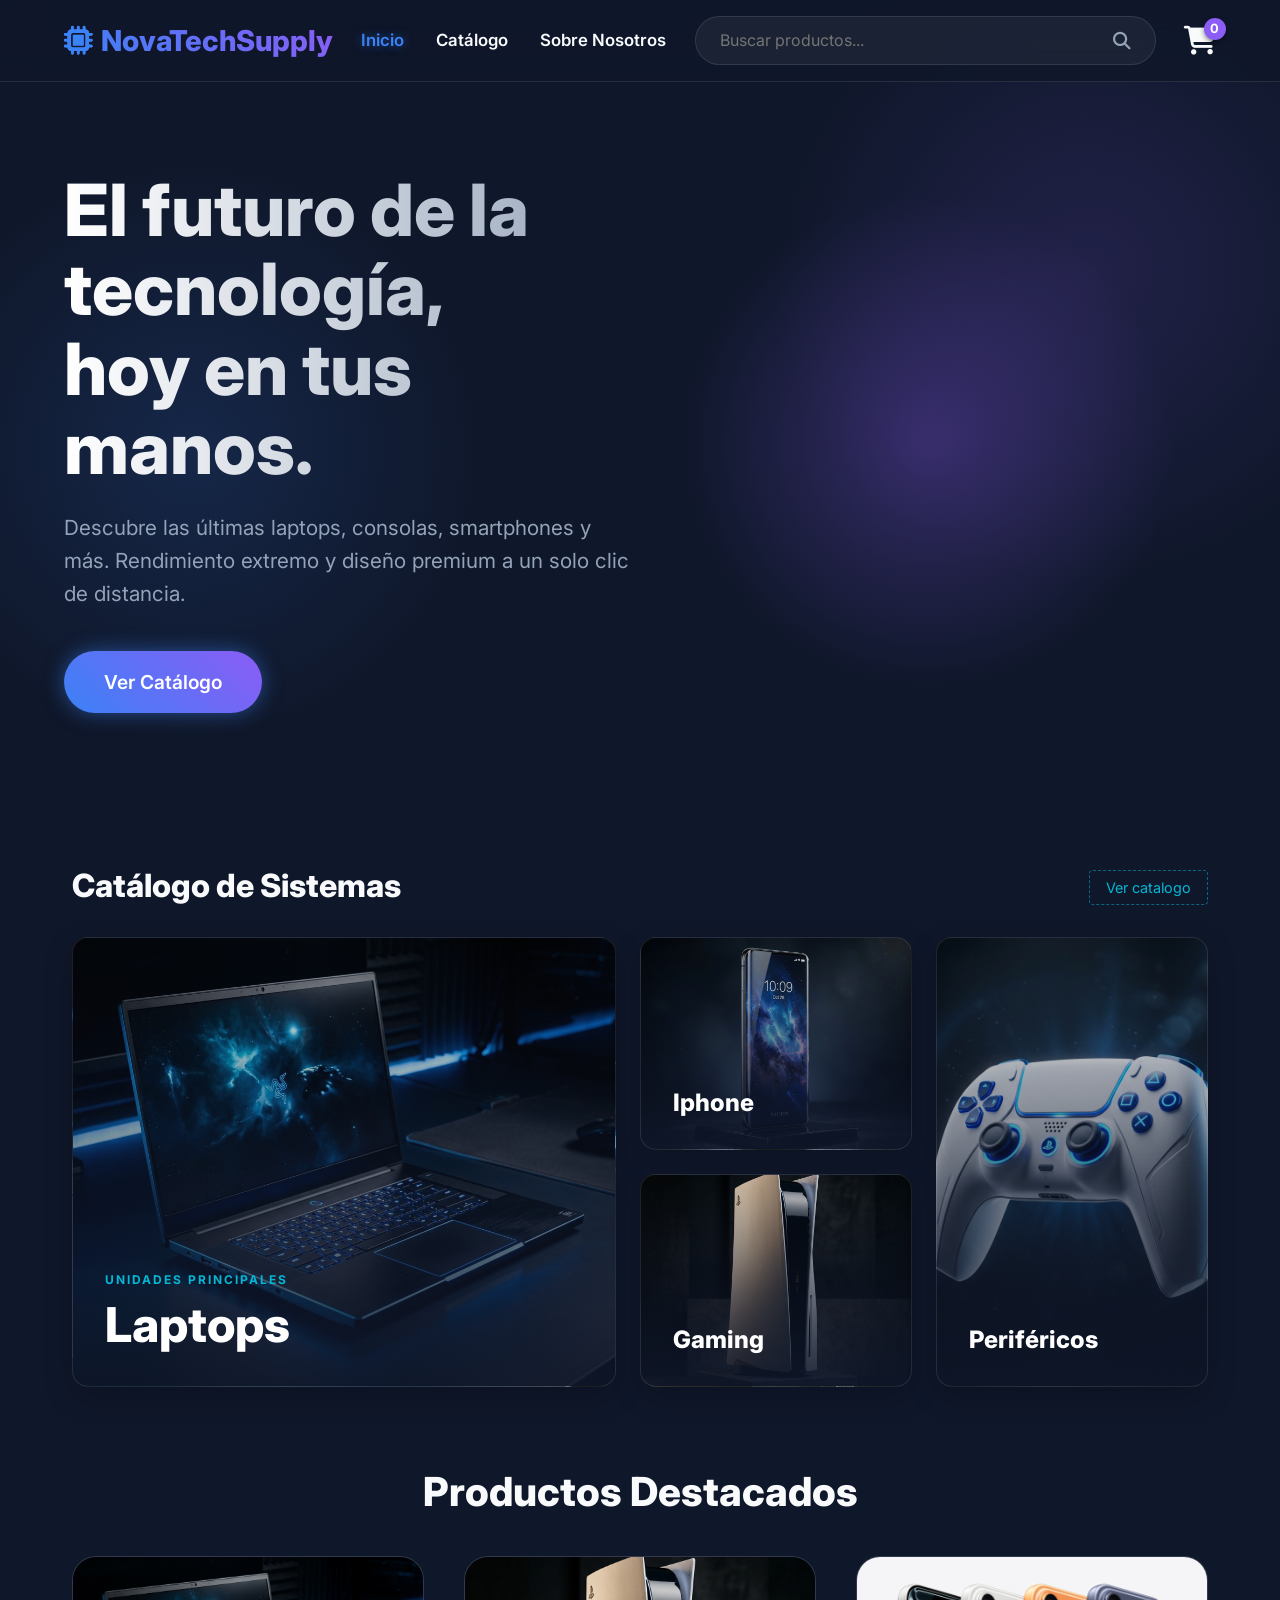
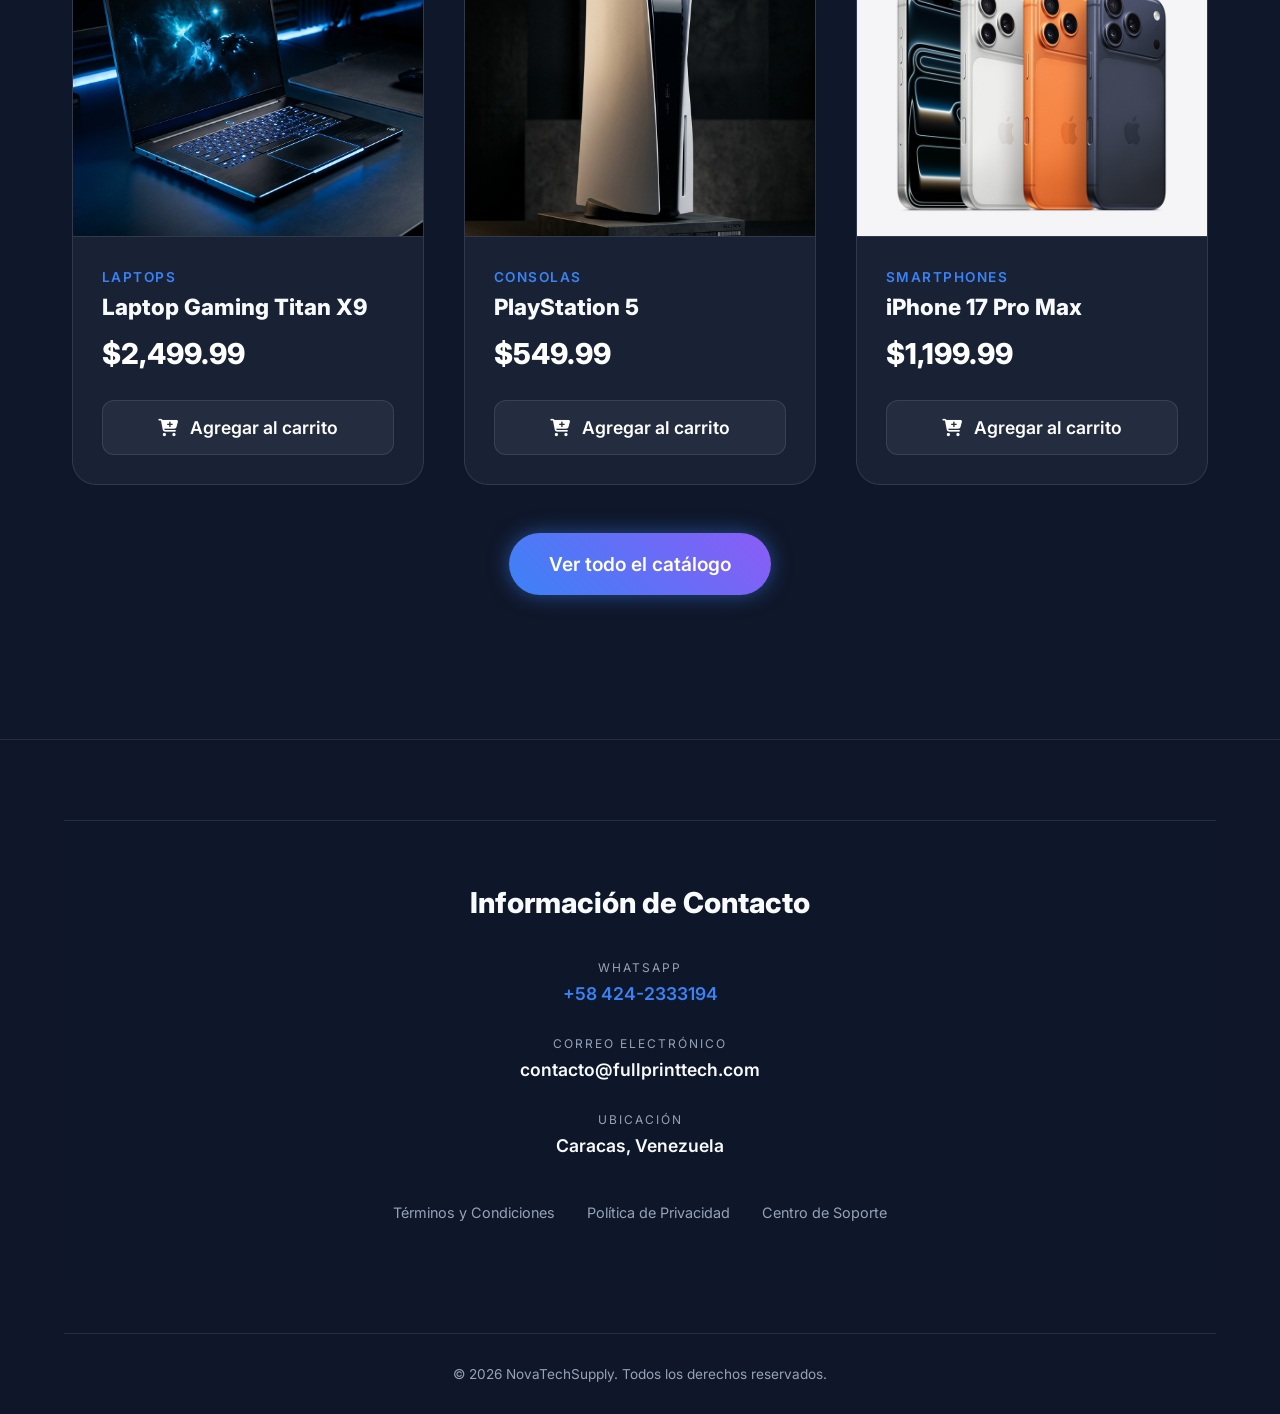
<file: soporte.html>
<!DOCTYPE html>
<html lang="es">
<head>
    <meta charset="UTF-8">
    <meta name="viewport" content="width=device-width, initial-scale=1.0">
    <title>Centro de Soporte - NovaTechSupply</title>
    <link rel="stylesheet" href="styles.css">
    <link href="https://fonts.googleapis.com/css2?family=Inter:wght@300;400;600;800&display=swap" rel="stylesheet">
    <link rel="stylesheet" href="https://cdnjs.cloudflare.com/ajax/libs/font-awesome/6.4.0/css/all.min.css">
</head>
<body>
    <nav class="navbar">
        <div class="logo">
            <a href="index.html" style="text-decoration:none; color:inherit; display:flex; align-items:center; gap:0.5rem;">
                <i class="fa-solid fa-microchip"></i> NovaTechSupply
            </a>
        </div>
        <div class="nav-links">
            <a href="index.html">Inicio</a>
            <a href="catalogo.html">Catálogo</a>
            <a href="sobre-nosotros.html">Sobre Nosotros</a>
        </div>
        <div class="search-bar">
            <input type="text" placeholder="Buscar productos...">
            <button><i class="fa-solid fa-search"></i></button>
        </div>
        <div class="cart">
            <i class="fa-solid fa-cart-shopping"></i>
            <span id="cart-count" class="cart-count">0</span>
        </div>
    </nav>

    <main class="container">
        <section style="padding: 4rem 0; max-width: 800px; margin: 0 auto; text-align: center;">
            <i class="fa-solid fa-headset" style="font-size: 4rem; color: #06b6d4; margin-bottom: 1.5rem;"></i>
            <h1 style="font-size: 2.5rem; margin-bottom: 2rem;">Centro de Soporte Técnico</h1>
            <p style="color: var(--text-secondary); font-size: 1.2rem; margin-bottom: 3rem;">
                Estamos aquí para ayudarte con cualquier duda o problema técnico que tengas con tus productos.
            </p>
            
            <div style="display: grid; grid-template-columns: repeat(auto-fit, minmax(250px, 1fr)); gap: 2rem; text-align: left;">
                <div class="category-card" style="padding: 2rem; border-radius: 16px; background: var(--surface-color); border: 1px solid var(--surface-border);">
                    <i class="fa-brands fa-whatsapp" style="font-size: 2rem; color: #25D366; margin-bottom: 1rem;"></i>
                    <h3 style="margin-bottom: 0.5rem;">Soporte por WhatsApp</h3>
                    <p style="color: var(--text-secondary); font-size: 0.9rem; margin-bottom: 1rem;">Atención inmediata de lunes a viernes, 9:00 AM a 6:00 PM.</p>
                    <a href="https://wa.me/1234567890" target="_blank" style="color: #06b6d4; text-decoration: none; font-weight: bold;">Escribir a un agente</a>
                </div>
                
                <div class="category-card" style="padding: 2rem; border-radius: 16px; background: var(--surface-color); border: 1px solid var(--surface-border);">
                    <i class="fa-solid fa-envelope" style="font-size: 2rem; color: #a855f7; margin-bottom: 1rem;"></i>
                    <h3 style="margin-bottom: 0.5rem;">Soporte por Correo</h3>
                    <p style="color: var(--text-secondary); font-size: 0.9rem; margin-bottom: 1rem;">Para consultas generales, devoluciones o problemas de garantía.</p>
                    <a href="mailto:soporte@novatechsupply.com" style="color: #06b6d4; text-decoration: none; font-weight: bold;">soporte@novatechsupply.com</a>
                </div>
            </div>
            
            <div style="margin-top: 4rem; text-align: left; background: var(--surface-color); padding: 2rem; border-radius: 16px; border: 1px solid var(--surface-border);">
                <h3 style="margin-bottom: 1.5rem; color: var(--primary-color);">Preguntas Frecuentes (FAQ)</h3>
                <div style="margin-bottom: 1.5rem;">
                    <h4 style="margin-bottom: 0.5rem;">¿Cómo proceso una garantía?</h4>
                    <p style="color: var(--text-secondary); font-size: 0.9rem;">Contacta a nuestro soporte vía WhatsApp con tu número de cotización o factura para iniciar el proceso.</p>
                </div>
                <div style="margin-bottom: 1.5rem;">
                    <h4 style="margin-bottom: 0.5rem;">¿Hacen envíos internacionales?</h4>
                    <p style="color: var(--text-secondary); font-size: 0.9rem;">Por los momentos solo realizamos despachos y envíos nacionales asegurados a través de nuestros aliados logísticos.</p>
                </div>
            </div>
        </section>
    </main>

    <footer>
        <div class="footer-contact-info">
            <h3>Información de Contacto</h3>
            
            <div class="contact-item">
                <span class="contact-label">WHATSAPP</span>
                <a href="https://wa.me/584242333194" class="contact-value highlight">+58 424-2333194</a>
            </div>
            
            <div class="contact-item">
                <span class="contact-label">CORREO ELECTRÓNICO</span>
                <a href="mailto:contacto@fullprinttech.com" class="contact-value">contacto@fullprinttech.com</a>
            </div>
            
            <div class="contact-item">
                <span class="contact-label">UBICACIÓN</span>
                <span class="contact-value">Caracas, Venezuela</span>
            </div>

            <div class="footer-links-simple">
                <a href="terminos.html">Términos y Condiciones</a>
                <a href="privacidad.html">Política de Privacidad</a>
                <a href="soporte.html">Centro de Soporte</a>
            </div>
        </div>
        
        <div class="footer-bottom">
            <p>&copy; 2026 NovaTechSupply. Todos los derechos reservados.</p>
        </div>
    </footer>
    <script src="script.js"></script>
</body>
</html>
</file>
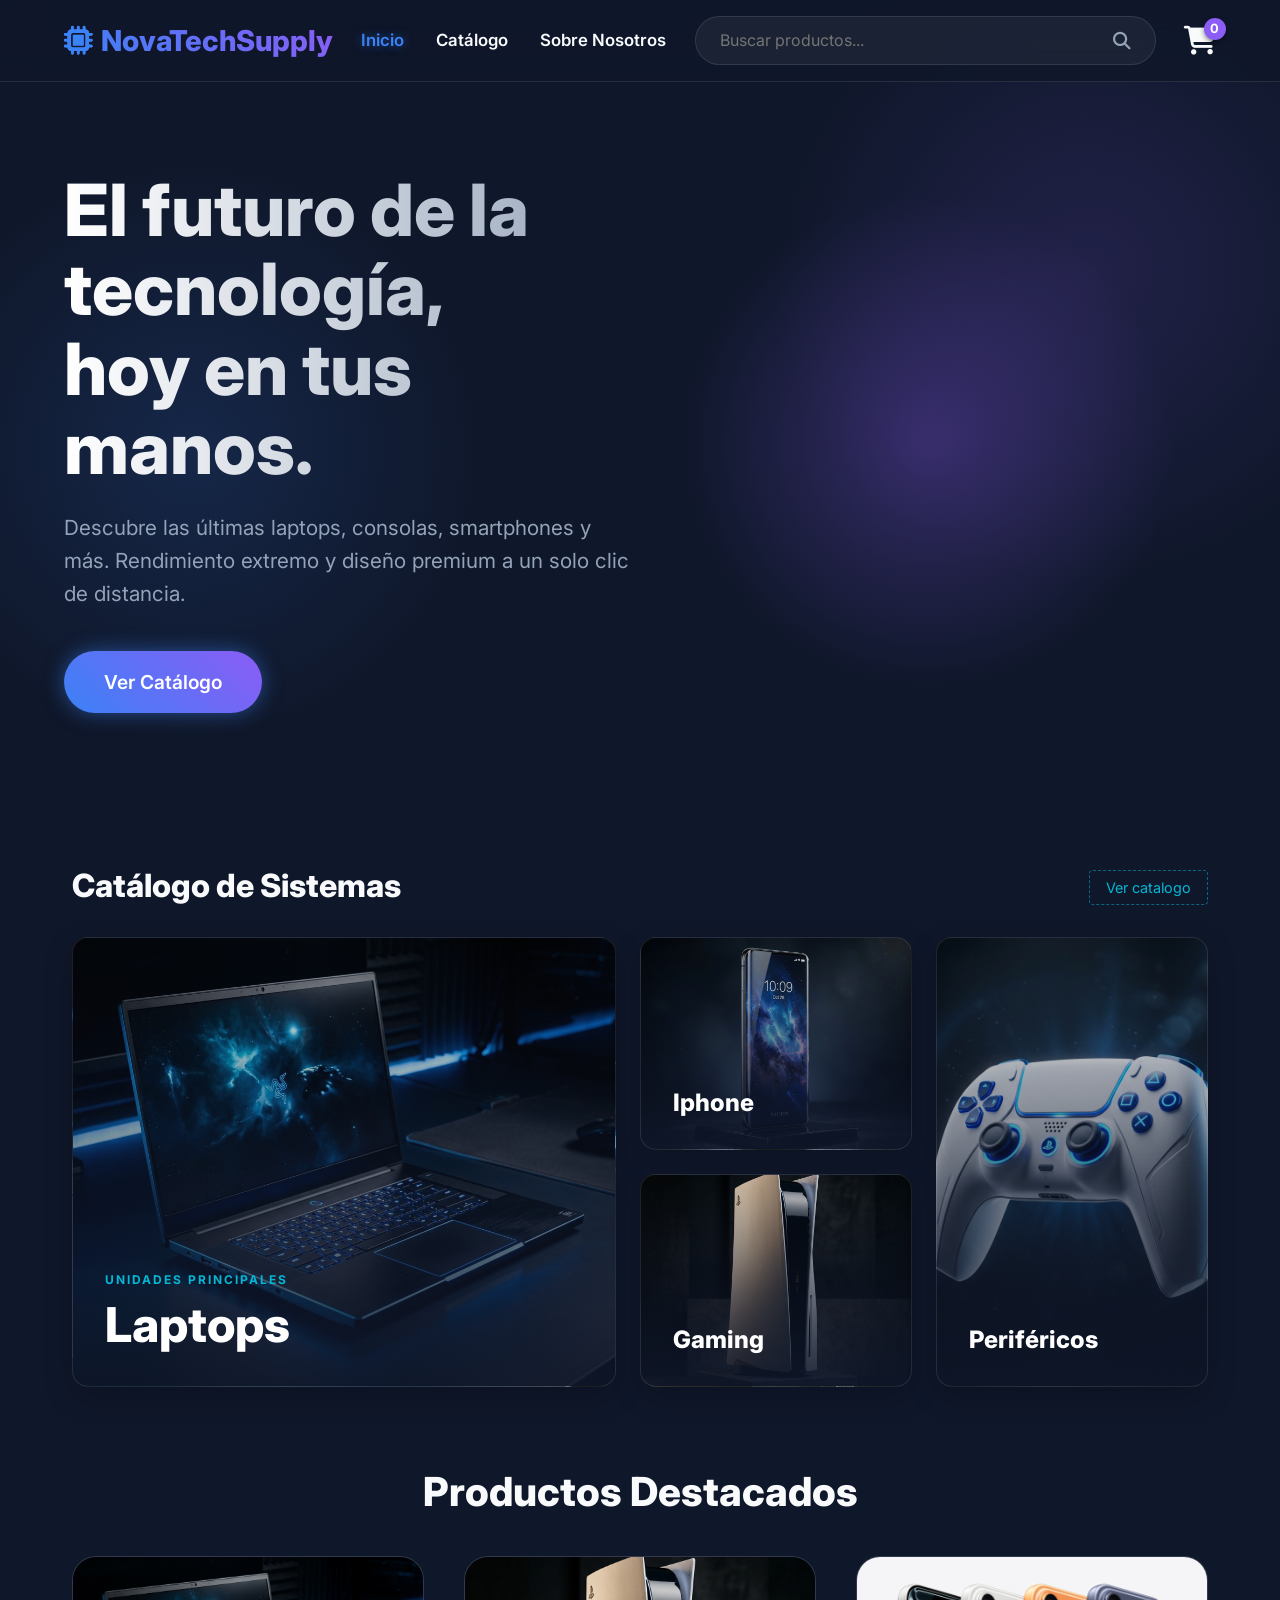
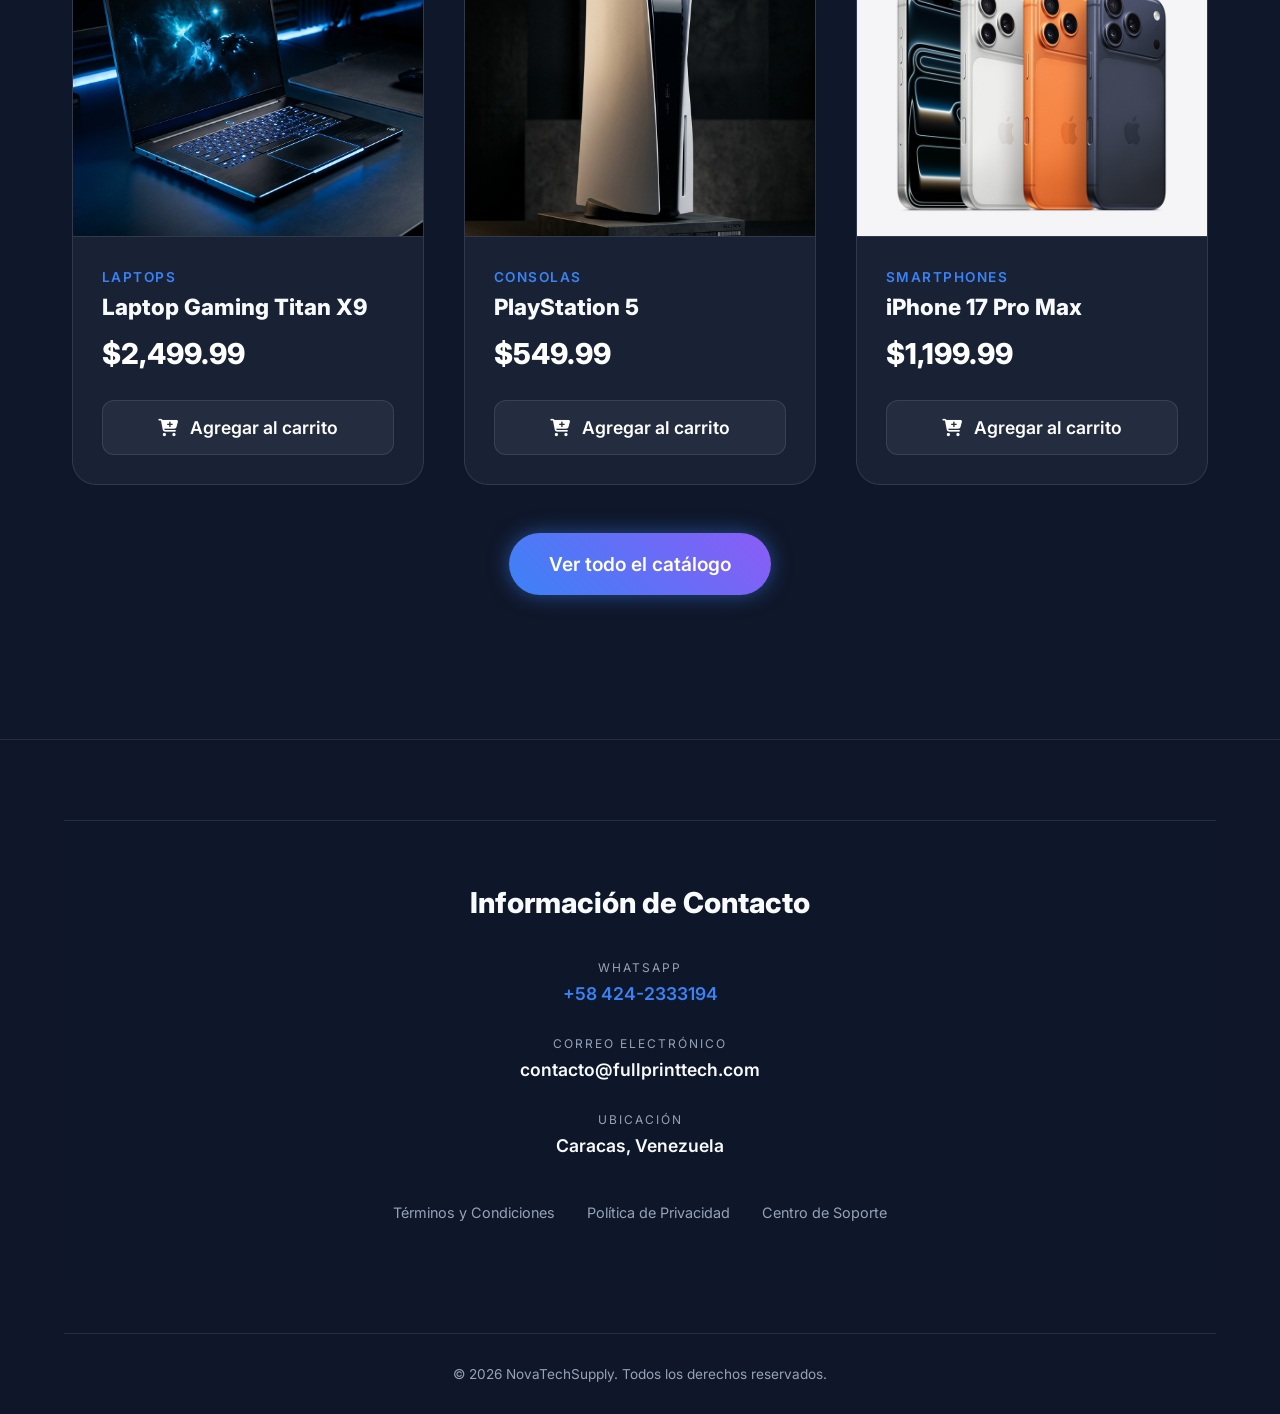
<file: terminos.html>
<!DOCTYPE html>
<html lang="es">
<head>
    <meta charset="UTF-8">
    <meta name="viewport" content="width=device-width, initial-scale=1.0">
    <title>Términos y Condiciones - NovaTechSupply</title>
    <link rel="stylesheet" href="styles.css">
    <link href="https://fonts.googleapis.com/css2?family=Inter:wght@300;400;600;800&display=swap" rel="stylesheet">
    <link rel="stylesheet" href="https://cdnjs.cloudflare.com/ajax/libs/font-awesome/6.4.0/css/all.min.css">
</head>
<body>
    <nav class="navbar">
        <div class="logo">
            <a href="index.html" style="text-decoration:none; color:inherit; display:flex; align-items:center; gap:0.5rem;">
                <i class="fa-solid fa-microchip"></i> NovaTechSupply
            </a>
        </div>
        <div class="nav-links">
            <a href="index.html">Inicio</a>
            <a href="catalogo.html">Catálogo</a>
            <a href="sobre-nosotros.html">Sobre Nosotros</a>
        </div>
        <div class="search-bar">
            <input type="text" placeholder="Buscar productos...">
            <button><i class="fa-solid fa-search"></i></button>
        </div>
        <div class="cart">
            <i class="fa-solid fa-cart-shopping"></i>
            <span id="cart-count" class="cart-count">0</span>
        </div>
    </nav>

    <main class="container">
        <section style="padding: 4rem 0; max-width: 800px; margin: 0 auto;">
            <h1 style="font-size: 2.5rem; margin-bottom: 2rem;">Términos y Condiciones</h1>
            <div style="color: var(--text-secondary); line-height: 1.8; font-size: 1.1rem;">
                <p>Bienvenido a NovaTechSupply. Al acceder a nuestro sitio web y utilizar nuestros servicios, aceptas estar sujeto a los siguientes términos y condiciones.</p>
                <h3 style="color: var(--text-primary); margin: 2rem 0 1rem;">1. Uso del Sitio</h3>
                <p>El contenido de las páginas de este sitio web es para tu información y uso general únicamente. Está sujeto a cambios sin previo aviso.</p>
                <h3 style="color: var(--text-primary); margin: 2rem 0 1rem;">2. Compras y Precios</h3>
                <p>Todos los precios están sujetos a cambios sin previo aviso. Nos reservamos el derecho de rechazar o cancelar cualquier pedido realizado para un producto listado al precio incorrecto.</p>
                <h3 style="color: var(--text-primary); margin: 2rem 0 1rem;">3. Envíos y Entregas</h3>
                <p>Nos esforzamos por realizar envíos de manera rápida. Los tiempos de entrega son estimados y no garantizados, ya que dependen de la logística del transportista.</p>
                <h3 style="color: var(--text-primary); margin: 2rem 0 1rem;">4. Garantía</h3>
                <p>Los productos vendidos están respaldados por una garantía de 1 año frente a defectos de fábrica, sujeto a las políticas del fabricante original.</p>
            </div>
        </section>
    </main>

    <footer>
        <div class="footer-contact-info">
            <h3>Información de Contacto</h3>
            
            <div class="contact-item">
                <span class="contact-label">WHATSAPP</span>
                <a href="https://wa.me/584242333194" class="contact-value highlight">+58 424-2333194</a>
            </div>
            
            <div class="contact-item">
                <span class="contact-label">CORREO ELECTRÓNICO</span>
                <a href="mailto:contacto@fullprinttech.com" class="contact-value">contacto@fullprinttech.com</a>
            </div>
            
            <div class="contact-item">
                <span class="contact-label">UBICACIÓN</span>
                <span class="contact-value">Caracas, Venezuela</span>
            </div>

            <div class="footer-links-simple">
                <a href="terminos.html">Términos y Condiciones</a>
                <a href="privacidad.html">Política de Privacidad</a>
                <a href="soporte.html">Centro de Soporte</a>
            </div>
        </div>
        
        <div class="footer-bottom">
            <p>&copy; 2026 NovaTechSupply. Todos los derechos reservados.</p>
        </div>
    </footer>
    <script src="script.js"></script>
</body>
</html>
</file>
<file: styles.css>
:root {
    --bg-color: #0f172a;
    --surface-color: rgba(30, 41, 59, 0.7);
    --surface-border: rgba(255, 255, 255, 0.1);
    --primary-color: #3b82f6;
    --accent-color: #8b5cf6;
    --text-primary: #f8fafc;
    --text-secondary: #94a3b8;
    --neon-glow: 0 0 20px rgba(59, 130, 246, 0.5);
}

* {
    margin: 0;
    padding: 0;
    box-sizing: border-box;
    font-family: 'Inter', sans-serif;
}

body {
    background-color: var(--bg-color);
    color: var(--text-primary);
    overflow-x: hidden;
    background-image: 
        radial-gradient(circle at 15% 50%, rgba(59, 130, 246, 0.15), transparent 25%),
        radial-gradient(circle at 85% 30%, rgba(139, 92, 246, 0.15), transparent 25%);
    background-attachment: fixed;
}

/* Glassmorphism utility */
.glass {
    background: var(--surface-color);
    backdrop-filter: blur(12px);
    -webkit-backdrop-filter: blur(12px);
    border: 1px solid var(--surface-border);
}

/* Navbar */
.navbar {
    display: flex;
    justify-content: space-between;
    align-items: center;
    padding: 1rem 5%;
    position: sticky;
    top: 0;
    z-index: 1000;
    background: rgba(15, 23, 42, 0.8);
    backdrop-filter: blur(16px);
    border-bottom: 1px solid var(--surface-border);
}

.logo {
    font-size: 1.8rem;
    font-weight: 800;
    background: linear-gradient(45deg, var(--primary-color), var(--accent-color));
    -webkit-background-clip: text;
    -webkit-text-fill-color: transparent;
    display: flex;
    align-items: center;
    gap: 0.5rem;
}

.logo i {
    -webkit-text-fill-color: var(--primary-color);
}

.nav-links {
    display: flex;
    gap: 2rem;
}

.nav-links a {
    color: var(--text-primary);
    text-decoration: none;
    font-weight: 600;
    font-size: 1.05rem;
    transition: all 0.3s ease;
}

.nav-links a:hover, .nav-links a.active {
    color: var(--primary-color);
    text-shadow: 0 0 10px rgba(59, 130, 246, 0.5);
}

.search-bar {
    display: flex;
    background: rgba(255, 255, 255, 0.05);
    border: 1px solid var(--surface-border);
    border-radius: 999px;
    padding: 0.8rem 1.5rem;
    width: 40%;
    transition: all 0.3s ease;
}

.search-bar:focus-within {
    border-color: var(--primary-color);
    box-shadow: 0 0 15px rgba(59, 130, 246, 0.3);
}

.search-bar input {
    background: transparent;
    border: none;
    color: var(--text-primary);
    outline: none;
    width: 100%;
    font-size: 1rem;
}

.search-bar button {
    background: transparent;
    border: none;
    color: var(--text-secondary);
    cursor: pointer;
    transition: color 0.3s ease;
    font-size: 1.1rem;
}

.search-bar button:hover {
    color: var(--primary-color);
}

.cart {
    position: relative;
    font-size: 1.8rem;
    cursor: pointer;
    transition: transform 0.3s ease;
}

.cart:hover {
    transform: scale(1.1);
}

.cart-count {
    position: absolute;
    top: -5px;
    right: -10px;
    background: var(--accent-color);
    color: white;
    font-size: 0.8rem;
    font-weight: bold;
    border-radius: 50%;
    width: 22px;
    height: 22px;
    display: flex;
    justify-content: center;
    align-items: center;
    box-shadow: 0 2px 5px rgba(0,0,0,0.5);
}

/* Hero Section */
.hero {
    min-height: 80vh;
    display: flex;
    align-items: center;
    padding: 0 5%;
    position: relative;
    overflow: hidden;
}

.hero-content {
    flex: 1;
    z-index: 10;
}

.hero h1 {
    font-size: 4.5rem;
    line-height: 1.1;
    margin-bottom: 1.5rem;
    background: linear-gradient(to right, #ffffff, #94a3b8);
    -webkit-background-clip: text;
    -webkit-text-fill-color: transparent;
    font-weight: 800;
}

.hero p {
    font-size: 1.3rem;
    color: var(--text-secondary);
    margin-bottom: 2.5rem;
    max-width: 600px;
    line-height: 1.6;
}

.cta-button {
    background: linear-gradient(45deg, var(--primary-color), var(--accent-color));
    color: white;
    border: none;
    padding: 1.2rem 2.5rem;
    font-size: 1.2rem;
    font-weight: 600;
    border-radius: 999px;
    cursor: pointer;
    transition: all 0.3s ease;
    box-shadow: var(--neon-glow);
}

.cta-button:hover {
    transform: translateY(-3px);
    box-shadow: 0 0 30px rgba(139, 92, 246, 0.8);
}

.hero-image-container {
    flex: 1;
    position: relative;
    height: 500px;
    display: flex;
    justify-content: center;
    align-items: center;
}

.glow-circle {
    position: absolute;
    width: 500px;
    height: 500px;
    border-radius: 50%;
    background: radial-gradient(circle, rgba(139, 92, 246, 0.3) 0%, transparent 70%);
    animation: pulse 4s infinite alternate;
}

@keyframes pulse {
    0% { transform: scale(1); opacity: 0.5; }
    100% { transform: scale(1.1); opacity: 1; }
}

/* Layout */
.container {
    max-width: 1200px;
    margin: 0 auto;
    padding: 4rem 2rem;
}

h2 {
    font-size: 2.5rem;
    margin-bottom: 2.5rem;
    text-align: center;
    font-weight: 800;
}

/* Categories Bento Layout */
.category-bento {
    display: grid;
    grid-template-columns: 2fr 1fr 1fr;
    grid-template-rows: 1fr 1fr;
    gap: 1.5rem;
    height: 450px;
    margin-bottom: 5rem;
}

.bento-item {
    position: relative;
    border-radius: 16px;
    overflow: hidden;
    background: var(--surface-color);
    border: 1px solid var(--surface-border);
    transition: transform 0.3s, border-color 0.3s, box-shadow 0.3s;
    cursor: pointer;
    text-decoration: none;
    color: white;
    box-shadow: 0 10px 30px rgba(0, 0, 0, 0.2);
}

.bento-item:hover {
    transform: translateY(-5px);
    border-color: #06b6d4;
    box-shadow: 0 10px 30px rgba(6, 182, 212, 0.2);
}

.bento-large {
    grid-column: 1;
    grid-row: 1 / 3;
}

.bento-tall {
    grid-column: 3;
    grid-row: 1 / 3;
}

.bento-item-text {
    position: absolute;
    bottom: 2rem;
    left: 2rem;
}

.bento-subtitle {
    font-size: 0.75rem;
    color: #06b6d4;
    text-transform: uppercase;
    letter-spacing: 2px;
    margin-bottom: 0.5rem;
    font-weight: bold;
}

.bento-title {
    font-size: 1.5rem;
    font-weight: 800;
}

.bento-large .bento-title {
    font-size: 3rem;
}

/* Product Grid */
.product-grid {
    display: grid;
    grid-template-columns: repeat(auto-fill, minmax(300px, 1fr));
    gap: 2.5rem;
}

.product-card {
    background: var(--surface-color);
    border: 1px solid var(--surface-border);
    border-radius: 24px;
    overflow: hidden;
    transition: all 0.4s cubic-bezier(0.175, 0.885, 0.32, 1.275);
    backdrop-filter: blur(12px);
    display: flex;
    flex-direction: column;
}

.product-card:hover {
    transform: translateY(-12px);
    border-color: var(--primary-color);
    box-shadow: 0 20px 40px rgba(0, 0, 0, 0.5), var(--neon-glow);
}

.product-image {
    width: 100%;
    height: 280px;
    object-fit: cover;
    border-bottom: 1px solid var(--surface-border);
    transition: transform 0.6s ease;
}

.product-card:hover .product-image {
    transform: scale(1.08);
}

.product-info {
    padding: 1.8rem;
    display: flex;
    flex-direction: column;
    flex: 1;
}

.product-category {
    font-size: 0.85rem;
    color: var(--primary-color);
    text-transform: uppercase;
    letter-spacing: 1.5px;
    margin-bottom: 0.5rem;
    font-weight: 600;
}

.product-title {
    font-size: 1.4rem;
    margin-bottom: 1rem;
    color: var(--text-primary);
    font-weight: 800;
}

.product-price {
    font-size: 1.8rem;
    font-weight: 800;
    margin-bottom: 1.8rem;
    margin-top: auto;
    color: white;
}

.add-to-cart {
    background: rgba(255, 255, 255, 0.05);
    border: 1px solid var(--surface-border);
    color: white;
    padding: 1rem;
    border-radius: 12px;
    cursor: pointer;
    font-weight: 600;
    font-size: 1.1rem;
    transition: all 0.3s ease;
    display: flex;
    justify-content: center;
    align-items: center;
    gap: 0.8rem;
}

.add-to-cart:hover {
    background: var(--primary-color);
    border-color: var(--primary-color);
    box-shadow: 0 0 15px rgba(59, 130, 246, 0.5);
}

/* Footer */
footer {
    background: rgba(15, 23, 42, 0.95);
    border-top: 1px solid var(--surface-border);
    padding: 5rem 5% 2rem;
    margin-top: 5rem;
}

.footer-content {
    display: grid;
    grid-template-columns: repeat(auto-fit, minmax(280px, 1fr));
    gap: 3rem;
    max-width: 1400px;
    margin: 0 auto;
}

.footer-section h3 {
    margin-bottom: 1.8rem;
    color: var(--text-primary);
    font-size: 1.4rem;
}

.footer-section p {
    color: var(--text-secondary);
    line-height: 1.6;
}

.footer-section ul {
    list-style: none;
}

.footer-section ul li {
    margin-bottom: 1rem;
}

.footer-section ul li a {
    color: var(--text-secondary);
    text-decoration: none;
    transition: color 0.3s;
    font-size: 1.1rem;
}

.footer-section ul li a:hover {
    color: var(--primary-color);
}

.social-links {
    display: flex;
    gap: 1.5rem;
    font-size: 1.8rem;
}

.social-links i {
    color: var(--text-secondary);
    cursor: pointer;
    transition: all 0.3s;
}

.social-links i:hover {
    color: var(--primary-color);
    transform: translateY(-3px);
}

.footer-bottom {
    text-align: center;
    margin-top: 3rem;
    padding-top: 2rem;
    border-top: 1px solid var(--surface-border);
    color: var(--text-secondary);
    font-size: 0.85rem;
}

/* New Centered Contact Footer */
.footer-contact-info {
    text-align: center;
    padding: 4rem 1rem;
    background: rgba(15, 23, 42, 0.3);
    border-top: 1px solid var(--surface-border);
}

.footer-contact-info h3 {
    font-size: 1.8rem;
    font-weight: 800;
    margin-bottom: 2.5rem;
    color: var(--text-primary);
}

.contact-item {
    margin-bottom: 2rem;
}

.contact-label {
    display: block;
    font-size: 0.75rem;
    color: var(--text-secondary);
    text-transform: uppercase;
    letter-spacing: 2px;
    margin-bottom: 0.5rem;
}

.contact-value {
    font-size: 1.1rem;
    font-weight: 600;
    color: var(--text-primary);
    text-decoration: none;
    transition: color 0.3s;
}

.contact-value.highlight {
    color: var(--primary-color);
}

.contact-value:hover {
    color: var(--primary-color);
}

.footer-links-simple {
    display: flex;
    justify-content: center;
    gap: 2rem;
    margin-top: 3rem;
}

.footer-links-simple a {
    color: var(--text-secondary);
    text-decoration: none;
    font-size: 0.9rem;
    transition: color 0.3s;
}

.footer-links-simple a:hover {
    color: var(--primary-color);
}

/* Animations */
@keyframes fadeIn {
    from { opacity: 0; transform: translateY(30px); }
    to { opacity: 1; transform: translateY(0); }
}

.product-card {
    opacity: 0;
    animation: fadeIn 0.6s ease forwards;
}

@media (max-width: 900px) {
    .hero {
        flex-direction: column;
        text-align: center;
        padding-top: 6rem;
    }
    
    .hero h1 {
        font-size: 3rem;
    }

    .hero-image-container {
        display: none;
    }
    
    .search-bar {
        display: none;
    }
}

/* Product Detail Page */
.product-detail {
    display: grid;
    grid-template-columns: 1fr 1fr;
    gap: 4rem;
    margin-top: 2rem;
    background: var(--surface-color);
    border: 1px solid var(--surface-border);
    border-radius: 24px;
    padding: 3rem;
    backdrop-filter: blur(12px);
}

.product-detail-image-container {
    display: flex;
    justify-content: center;
    align-items: center;
    background: rgba(0, 0, 0, 0.1);
    border-radius: 20px;
    padding: 2rem;
}

.product-detail-image {
    max-width: 100%;
    max-height: 500px;
    object-fit: contain;
    border-radius: 12px;
    transition: opacity 0.3s ease, transform 0.3s ease;
}

.product-detail-info {
    display: flex;
    flex-direction: column;
}

.product-detail-title {
    font-size: 2.5rem;
    font-weight: 800;
    margin-bottom: 1rem;
    color: var(--text-primary);
}

.product-detail-description {
    font-size: 1.1rem;
    color: var(--text-secondary);
    line-height: 1.8;
    margin-bottom: 2rem;
}

.product-detail-price {
    font-size: 2.5rem;
    font-weight: 800;
    color: white;
    margin-bottom: 2rem;
}

.product-actions {
    display: flex;
    gap: 1rem;
    margin-bottom: 3rem;
}

.detail-btn {
    flex: 1;
    padding: 1.2rem;
    font-size: 1.1rem;
}

.buy-now-btn {
    flex: 1;
    background: var(--primary-color);
    color: white;
    border: none;
    padding: 1.2rem;
    border-radius: 12px;
    cursor: pointer;
    font-weight: 600;
    font-size: 1.1rem;
    transition: all 0.3s ease;
}

.buy-now-btn:hover {
    background: #2563eb;
    box-shadow: 0 0 20px rgba(59, 130, 246, 0.6);
}

.product-features {
    display: flex;
    flex-direction: column;
    gap: 1rem;
    border-top: 1px solid var(--surface-border);
    padding-top: 2rem;
}

.feature {
    display: flex;
    align-items: center;
    gap: 1rem;
    color: var(--text-secondary);
    font-size: 1.05rem;
}

.feature i {
    color: var(--primary-color);
    font-size: 1.2rem;
}

@media (max-width: 900px) {
    .product-detail {
        grid-template-columns: 1fr;
        padding: 2rem;
        gap: 2rem;
    }
    
    .product-actions {
        flex-direction: column;
    }
}

/* Shopping Cart Page */
.cart-layout {
    display: grid;
    grid-template-columns: 1.5fr 1fr;
    gap: 2rem;
    align-items: start;
}

.cart-item {
    display: grid;
    grid-template-columns: auto 1fr auto;
    gap: 1.5rem;
    background: var(--surface-color);
    border: 1px solid var(--surface-border);
    border-radius: 12px;
    padding: 1.5rem;
    margin-bottom: 1rem;
    backdrop-filter: blur(12px);
    align-items: center;
}

.cart-item-img {
    width: 100px;
    height: 100px;
    object-fit: cover;
    border-radius: 8px;
    background: rgba(0,0,0,0.3);
}

.cart-item-details {
    display: flex;
    flex-direction: column;
    gap: 0.5rem;
}

.cart-item-category {
    font-size: 0.75rem;
    color: #06b6d4; /* Cyan accent from image */
    text-transform: uppercase;
    letter-spacing: 1px;
    font-weight: 600;
}

.cart-item-title {
    font-size: 1.2rem;
    font-weight: 600;
    color: var(--text-primary);
}

.cart-item-desc {
    font-size: 0.85rem;
    color: var(--text-secondary);
    display: -webkit-box;
    -webkit-line-clamp: 1;
    -webkit-box-orient: vertical;
    overflow: hidden;
}

.cart-item-actions {
    display: flex;
    align-items: center;
    gap: 1.5rem;
    margin-top: 0.5rem;
}

.quantity-control {
    display: flex;
    align-items: center;
    background: rgba(255,255,255,0.05);
    border: 1px solid var(--surface-border);
    border-radius: 8px;
    padding: 0.3rem 0.5rem;
}

.quantity-btn {
    background: transparent;
    border: none;
    color: var(--text-secondary);
    cursor: pointer;
    padding: 0.2rem 0.5rem;
    font-size: 1rem;
    transition: color 0.3s;
}

.quantity-btn:hover {
    color: var(--text-primary);
}

.quantity-display {
    padding: 0 0.8rem;
    font-weight: 600;
    color: white;
}

.remove-btn {
    background: transparent;
    border: none;
    color: var(--text-secondary);
    cursor: pointer;
    font-size: 0.9rem;
    display: flex;
    align-items: center;
    gap: 0.4rem;
    transition: color 0.3s;
}

.remove-btn:hover {
    color: #ef4444; /* red */
}

.cart-item-price {
    font-size: 1.4rem;
    font-weight: 800;
    color: #06b6d4;
    align-self: start;
}

.order-summary {
    background: var(--surface-color);
    border: 1px solid var(--surface-border);
    border-radius: 12px;
    padding: 2rem;
    backdrop-filter: blur(12px);
}

.summary-row {
    display: flex;
    justify-content: space-between;
    margin-bottom: 1rem;
    color: var(--text-secondary);
    font-size: 0.95rem;
}

.summary-row span:last-child {
    color: var(--text-primary);
    font-weight: 600;
}

.summary-total {
    display: flex;
    justify-content: space-between;
    align-items: center;
    margin: 1.5rem 0 2rem;
    padding-top: 1.5rem;
    border-top: 1px solid var(--surface-border);
    font-size: 1.2rem;
    font-weight: bold;
    color: var(--text-primary);
}

.whatsapp-btn, .pdf-btn {
    width: 100%;
    padding: 1.2rem;
    border-radius: 12px;
    font-weight: 700;
    font-size: 1.1rem;
    cursor: pointer;
    display: flex;
    justify-content: center;
    align-items: center;
    gap: 0.5rem;
    border: none;
    transition: transform 0.3s, opacity 0.3s;
}

.whatsapp-btn {
    background: #202020;
    color: white;
}

.whatsapp-btn:hover {
    opacity: 0.9;
    transform: translateY(-2px);
}

.pdf-btn {
    background: #f8f9fa;
    color: #111827;
}

.pdf-btn:hover {
    background: #e9ecef;
    transform: translateY(-2px);
}

.security-badges {
    display: flex;
    flex-direction: column;
    gap: 0.8rem;
    color: var(--text-secondary);
    font-size: 0.85rem;
}

.security-badges div {
    display: flex;
    align-items: center;
    gap: 0.5rem;
}

.security-badges i {
    color: #06b6d4;
}

.prime-banner {
    display: flex;
    align-items: center;
    gap: 1rem;
    background: linear-gradient(135deg, rgba(30, 41, 59, 0.9), rgba(15, 23, 42, 0.9));
    border: 1px solid rgba(6, 182, 212, 0.3);
    border-radius: 12px;
    padding: 1.5rem;
    margin-top: 1.5rem;
}

.prime-icon {
    background: rgba(6, 182, 212, 0.2);
    color: #06b6d4;
    width: 40px;
    height: 40px;
    border-radius: 8px;
    display: flex;
    justify-content: center;
    align-items: center;
    font-size: 1.2rem;
}

@media (max-width: 900px) {
    .cart-layout {
        grid-template-columns: 1fr;
    }
    .cart-item {
        grid-template-columns: 1fr;
        text-align: center;
    }
    .cart-item-img {
        margin: 0 auto;
    }
    .cart-item-actions {
        justify-content: center;
        flex-wrap: wrap;
    }
    .cart-item-price {
        align-self: center;
    }
}

/* Print Styles (PDF Generation) */
@media screen {
    #print-section {
        display: none;
    }
}

@media print {
    @page {
        margin: 0;
    }

    body {
        background: white !important;
        color: black !important;
        margin: 0;
        padding: 0;
    }
    
    body * {
        visibility: hidden;
    }
    
    #print-section, #print-section * {
        visibility: visible;
    }
    
    #print-section {
        position: absolute;
        left: 0;
        top: 0;
        width: 100%;
        padding: 2cm;
    }

    .quote-header {
        display: flex;
        justify-content: space-between;
        align-items: flex-start;
        margin-bottom: 2rem;
    }

    .quote-logo {
        font-size: 2rem;
        font-weight: 800;
        color: #06b6d4 !important;
        display: flex;
        align-items: center;
        gap: 0.5rem;
    }
    
    .quote-logo i {
        color: #06b6d4 !important;
    }

    .quote-company-info {
        text-align: right;
    }

    .quote-company-info h1 {
        margin: 0 0 0.5rem 0;
        font-size: 2rem;
        color: #111827 !important;
    }

    .quote-company-info p {
        margin: 0.2rem 0;
        color: #4b5563 !important;
        font-size: 1rem;
    }

    .quote-divider {
        border: none;
        border-top: 3px solid #3b82f6 !important;
        margin: 2rem 0;
    }

    .quote-meta {
        display: flex;
        justify-content: space-between;
        margin-bottom: 3rem;
    }

    .quote-meta-col {
        display: flex;
        flex-direction: column;
        gap: 0.5rem;
    }

    .quote-meta-row {
        display: flex;
        gap: 1rem;
        font-size: 1.1rem;
    }

    .quote-meta-label {
        font-weight: bold;
        color: #111827 !important;
        width: 120px;
    }

    .quote-table {
        width: 100%;
        border-collapse: collapse;
        margin-bottom: 3rem;
    }

    .quote-table th {
        background-color: #111827 !important;
        color: white !important;
        text-align: left;
        padding: 1rem;
        font-weight: bold;
        -webkit-print-color-adjust: exact;
        print-color-adjust: exact;
    }

    .quote-table td {
        padding: 1rem;
        border-bottom: 1px solid #e5e7eb;
    }

    .quote-table tr:nth-child(even) {
        background-color: #f9fafb !important;
        -webkit-print-color-adjust: exact;
        print-color-adjust: exact;
    }

    .quote-total {
        text-align: right;
        font-size: 1.5rem;
        font-weight: bold;
        color: #111827 !important;
    }
}

/* Catalog Sidebar Layout */
.catalog-layout {
    display: flex;
    gap: 3rem;
    margin-top: 2rem;
}

.catalog-sidebar {
    width: 280px;
    flex-shrink: 0;
    background: var(--surface-color);
    padding: 2rem;
    border-radius: 16px;
    border: 1px solid var(--surface-border);
    height: fit-content;
    position: sticky;
    top: 100px;
}

.catalog-main {
    flex-grow: 1;
}

.filter-section {
    margin-bottom: 1.5rem;
}

.filter-section h4 {
    margin-bottom: 1rem;
    color: var(--text-secondary);
    font-size: 0.9rem;
    text-transform: uppercase;
    letter-spacing: 1px;
}

.checkbox-label {
    display: flex;
    align-items: center;
    gap: 0.75rem;
    margin-bottom: 0.75rem;
    cursor: pointer;
    font-size: 1rem;
    color: var(--text-primary);
    transition: color 0.3s;
}

.checkbox-label:hover {
    color: var(--primary-color);
}

.checkbox-label input {
    width: 18px;
    height: 18px;
    accent-color: var(--primary-color);
    cursor: pointer;
}

/* Toggle Switch */
.toggle-switch {
    display: flex;
    align-items: center;
    gap: 1rem;
    cursor: pointer;
}

.toggle-switch input {
    display: none;
}

.toggle-slider {
    position: relative;
    width: 44px;
    height: 24px;
    background-color: var(--surface-border);
    border-radius: 24px;
    transition: 0.3s;
}

.toggle-slider::before {
    content: "";
    position: absolute;
    height: 18px;
    width: 18px;
    left: 3px;
    bottom: 3px;
    background-color: white;
    border-radius: 50%;
    transition: 0.3s;
}

.toggle-switch input:checked + .toggle-slider {
    background-color: var(--primary-color);
}

.toggle-switch input:checked + .toggle-slider::before {
    transform: translateX(20px);
}

.toggle-label {
    font-size: 1rem;
}

/* Out of Stock Style */
.out-of-stock {
    opacity: 0.5;
    filter: grayscale(1);
    pointer-events: none;
}

.out-of-stock-badge {
    position: absolute;
    top: 1rem;
    left: 1rem;
    background: #ef4444;
    color: white;
    padding: 0.25rem 0.75rem;
    border-radius: 20px;
    font-size: 0.8rem;
    font-weight: bold;
    z-index: 10;
}

@media (max-width: 768px) {
    .catalog-layout {
        flex-direction: column;
    }
    .catalog-sidebar {
        width: 100%;
        position: static;
    }
}

/* Category Pill Filters */
.category-pill input {
    display: none;
}

.category-pill span {
    display: flex;
    align-items: center;
    gap: 0.75rem;
    padding: 0.75rem 1rem;
    background: rgba(255, 255, 255, 0.03);
    border: 1px solid var(--surface-border);
    border-radius: 8px;
    cursor: pointer;
    transition: all 0.3s ease;
    font-size: 0.95rem;
    color: var(--text-secondary);
    user-select: none;
}

.category-pill span:hover {
    background: rgba(255, 255, 255, 0.08);
}

.category-pill input:checked + span {
    background: rgba(6, 182, 212, 0.1);
    border-color: var(--primary-color);
    color: var(--primary-color);
    box-shadow: 0 0 15px rgba(6, 182, 212, 0.15);
}

.category-pill span i {
    font-size: 1.1rem;
    width: 20px;
    text-align: center;
}

/* Product Variants Styling */
.product-variants {
    margin: 2rem 0;
    display: flex;
    flex-direction: column;
    gap: 1.5rem;
}

.variant-group label {
    display: block;
    font-size: 0.9rem;
    color: var(--text-secondary);
    margin-bottom: 0.75rem;
    text-transform: uppercase;
    letter-spacing: 1px;
}

.variant-group label span {
    color: var(--text-primary);
    font-weight: 600;
}

.color-options {
    display: flex;
    gap: 1rem;
}

.color-option {
    width: 32px;
    height: 32px;
    border-radius: 50%;
    cursor: pointer;
    border: 2px solid transparent;
    transition: all 0.3s ease;
    position: relative;
}

.color-option.active {
    border-color: var(--primary-color);
    transform: scale(1.1);
}

.color-option.active::after {
    content: '\f00c';
    font-family: 'Font Awesome 6 Free';
    font-weight: 900;
    position: absolute;
    top: 50%;
    left: 50%;
    transform: translate(-50%, -50%);
    color: white;
    font-size: 0.7rem;
    text-shadow: 0 0 4px rgba(0,0,0,0.5);
}

.capacity-options {
    display: flex;
    flex-wrap: wrap;
    gap: 0.75rem;
}

.capacity-option {
    padding: 0.75rem 1.25rem;
    border: 1px solid var(--surface-border);
    border-radius: 8px;
    cursor: pointer;
    transition: all 0.3s ease;
    background: rgba(255, 255, 255, 0.02);
    display: flex;
    flex-direction: column;
    align-items: center;
}

.capacity-option.active {
    background: rgba(6, 182, 212, 0.1);
    border-color: var(--primary-color);
    color: var(--primary-color);
}

.capacity-option span {
    font-size: 0.7rem;
    opacity: 0.7;
    margin-top: 0.25rem;
}

/* --- RESPONSIVE FIXES --- */

@media (max-width: 1024px) {
    .category-bento {
        grid-template-columns: 1fr 1fr;
        height: auto;
    }
    .bento-large {
        grid-column: 1 / 3;
    }
    .bento-tall {
        grid-column: auto;
        grid-row: auto;
    }
}

@media (max-width: 768px) {
    .navbar {
        flex-direction: column;
        padding: 1rem;
        gap: 1rem;
        position: relative;
    }

    .logo {
        font-size: 1.5rem;
    }

    .nav-links {
        font-size: 0.85rem;
        gap: 0.8rem;
        width: 100%;
        justify-content: center;
        flex-wrap: wrap;
    }

    .search-bar {
        width: 100%;
        padding: 0.6rem 1rem;
    }

    .cart-btn {
        position: absolute;
        top: 1rem;
        right: 1rem;
    }

    .category-bento {
        grid-template-columns: 1fr;
    }
    .bento-large {
        grid-column: 1;
        height: 300px;
    }
    .bento-large .bento-title {
        font-size: 2rem;
    }

    .product-grid {
        grid-template-columns: 1fr;
    }

    .product-detail {
        padding: 1.5rem;
    }

    .product-detail-image-container {
        height: 350px;
    }
    .product-detail-image {
        height: 300px;
    }

    .cart-item {
        flex-direction: column;
        text-align: center;
        gap: 1.5rem;
    }

    .cart-item-img {
        width: 120px;
        height: 120px;
        margin: 0 auto;
    }

    .cart-item-actions {
        justify-content: center;
    }

    .cart-item-price {
        align-self: center;
    }

    .footer-links-simple {
        flex-direction: column;
        gap: 1rem;
    }
}

@media (max-width: 480px) {
    .hero h1 {
        font-size: 2.5rem;
    }
    .product-detail-title {
        font-size: 1.8rem;
    }
    .product-detail-price {
        font-size: 2rem;
    }
}

.capacity-option span {
    font-size: 0.7rem;
    opacity: 0.7;
    margin-top: 0.25rem;
}
</file>
